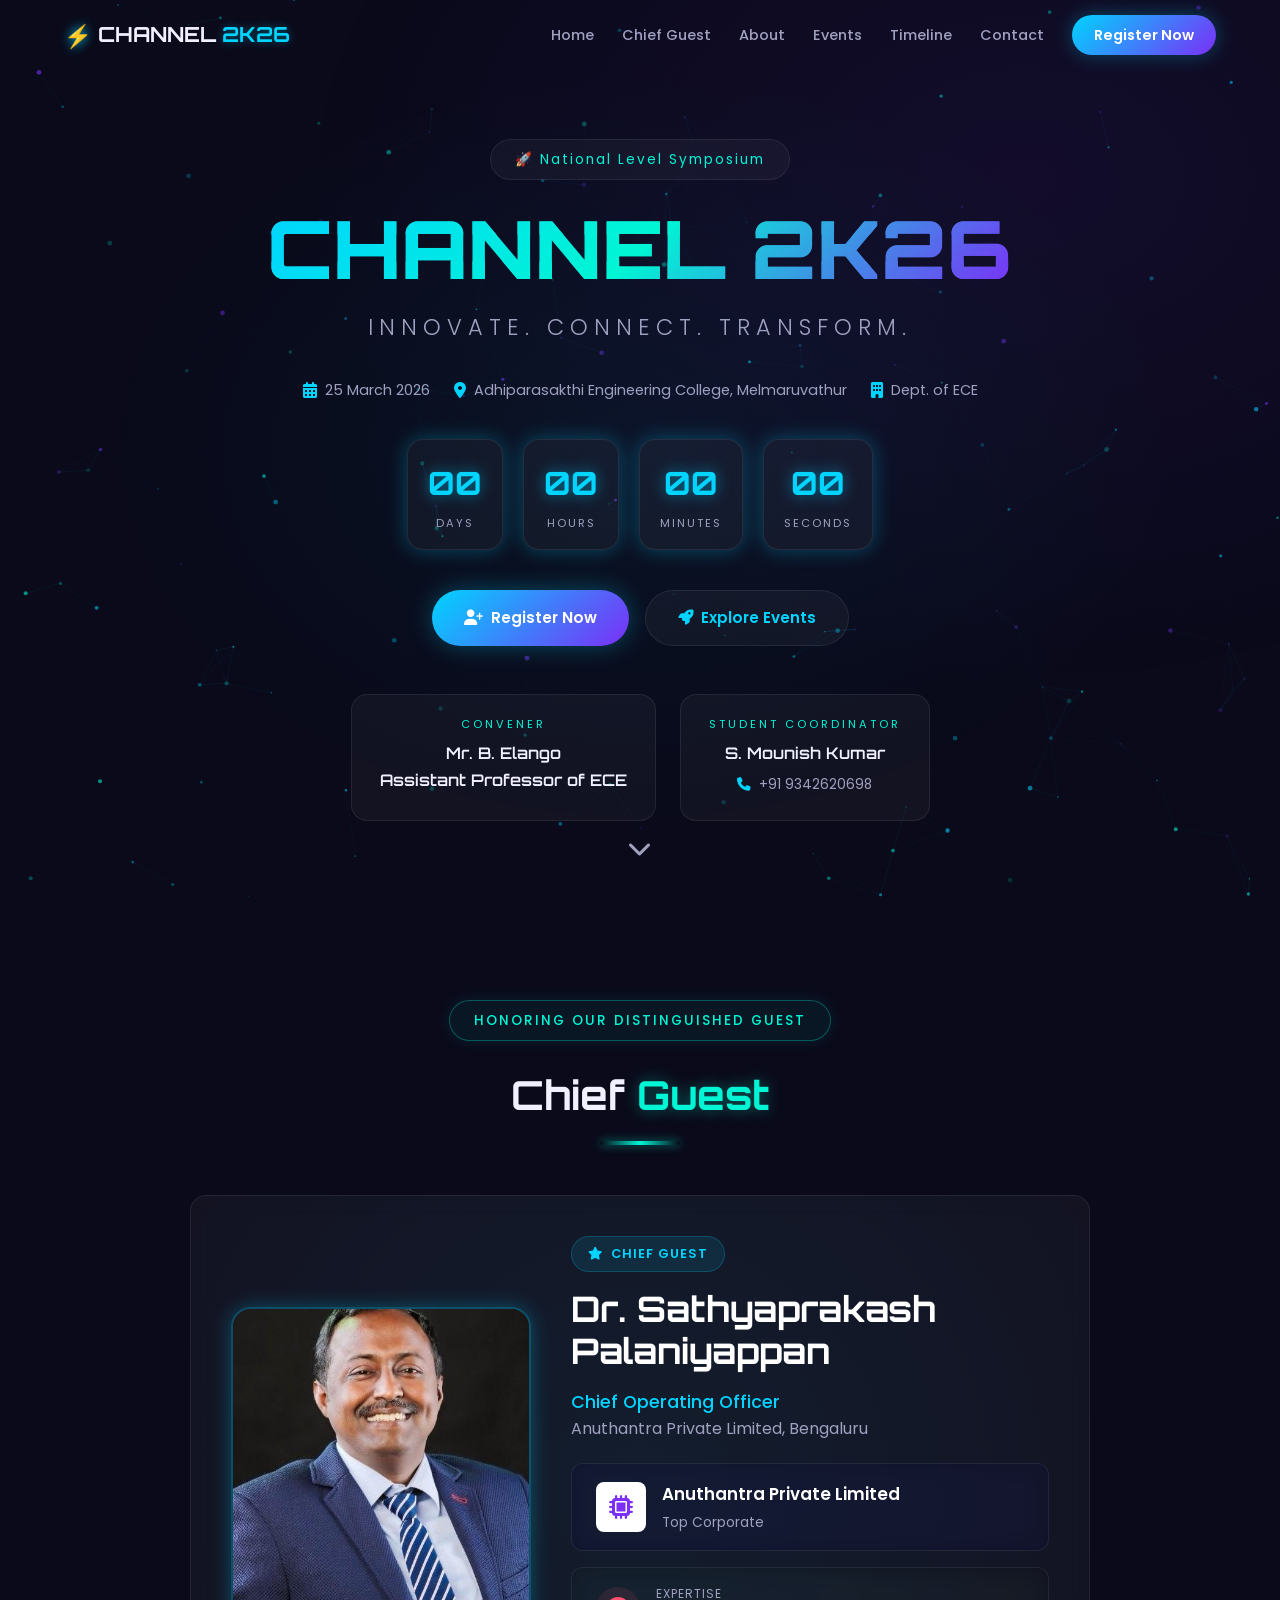
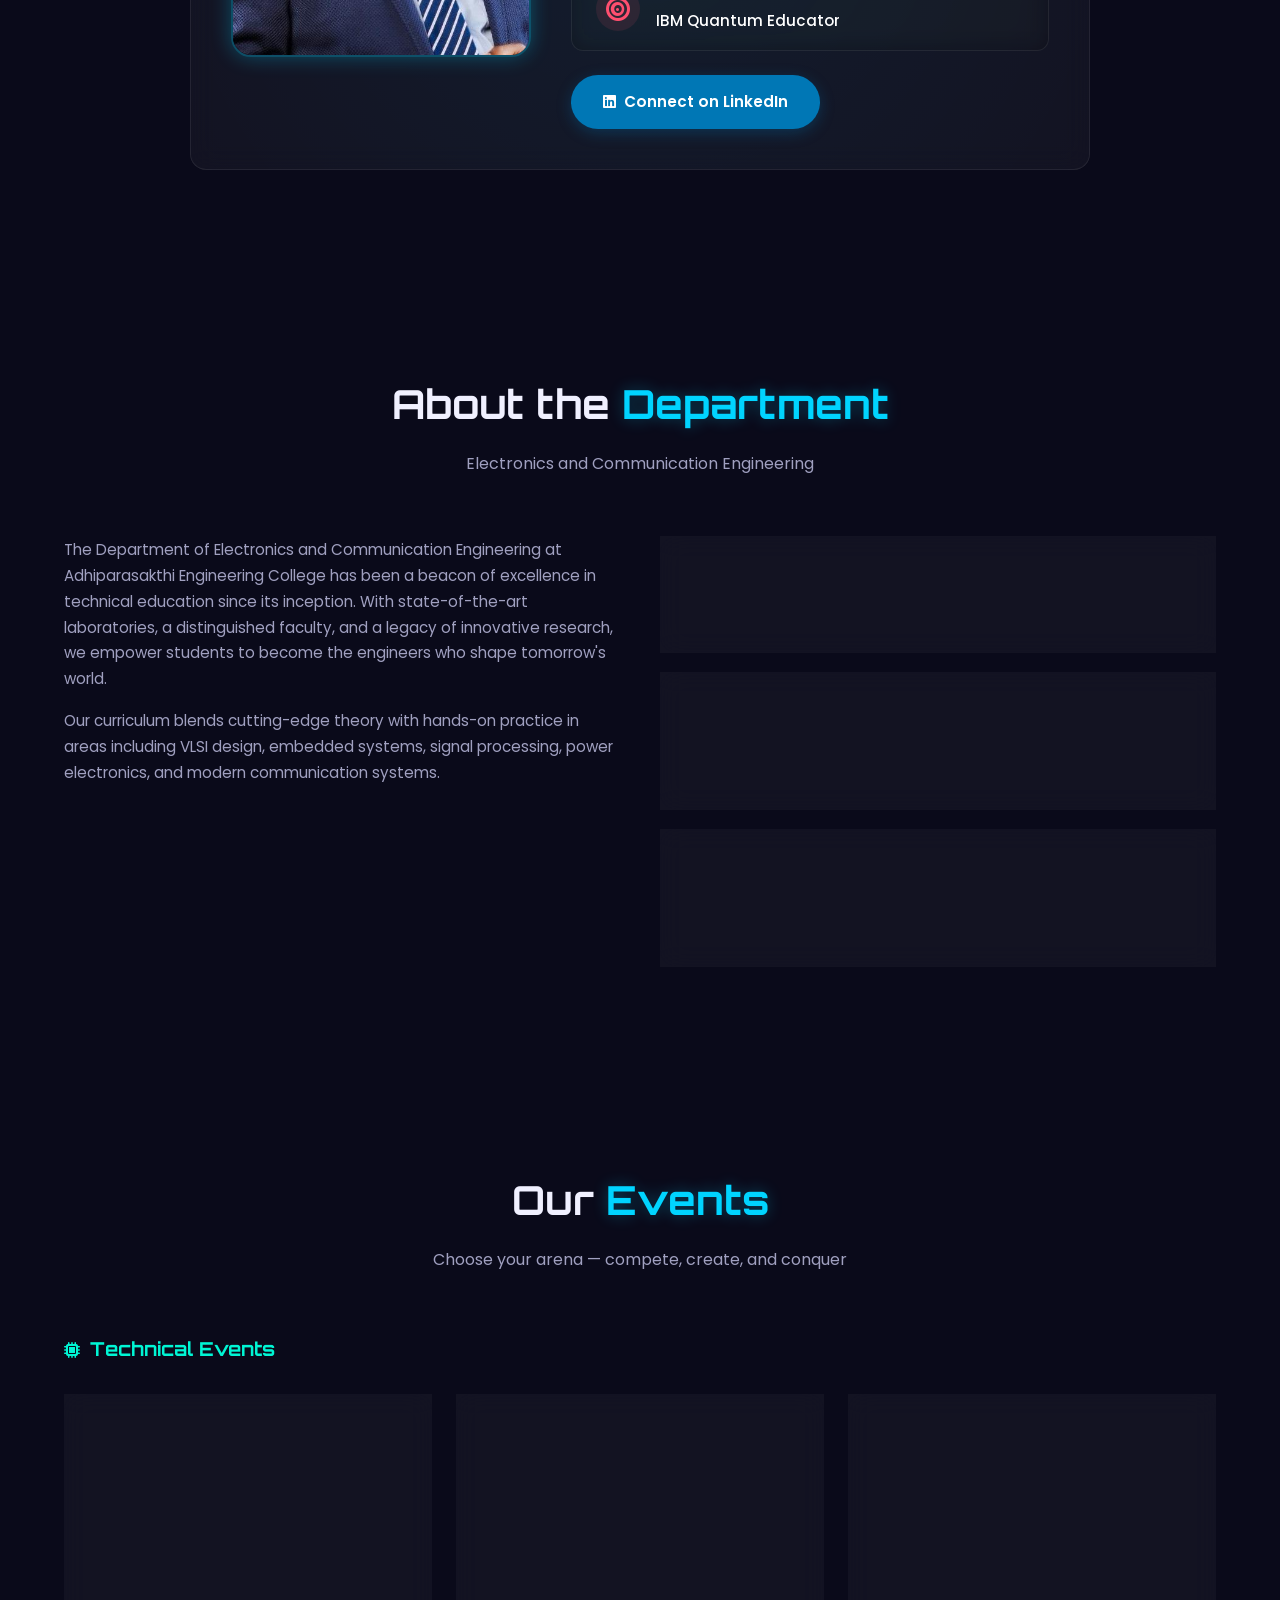
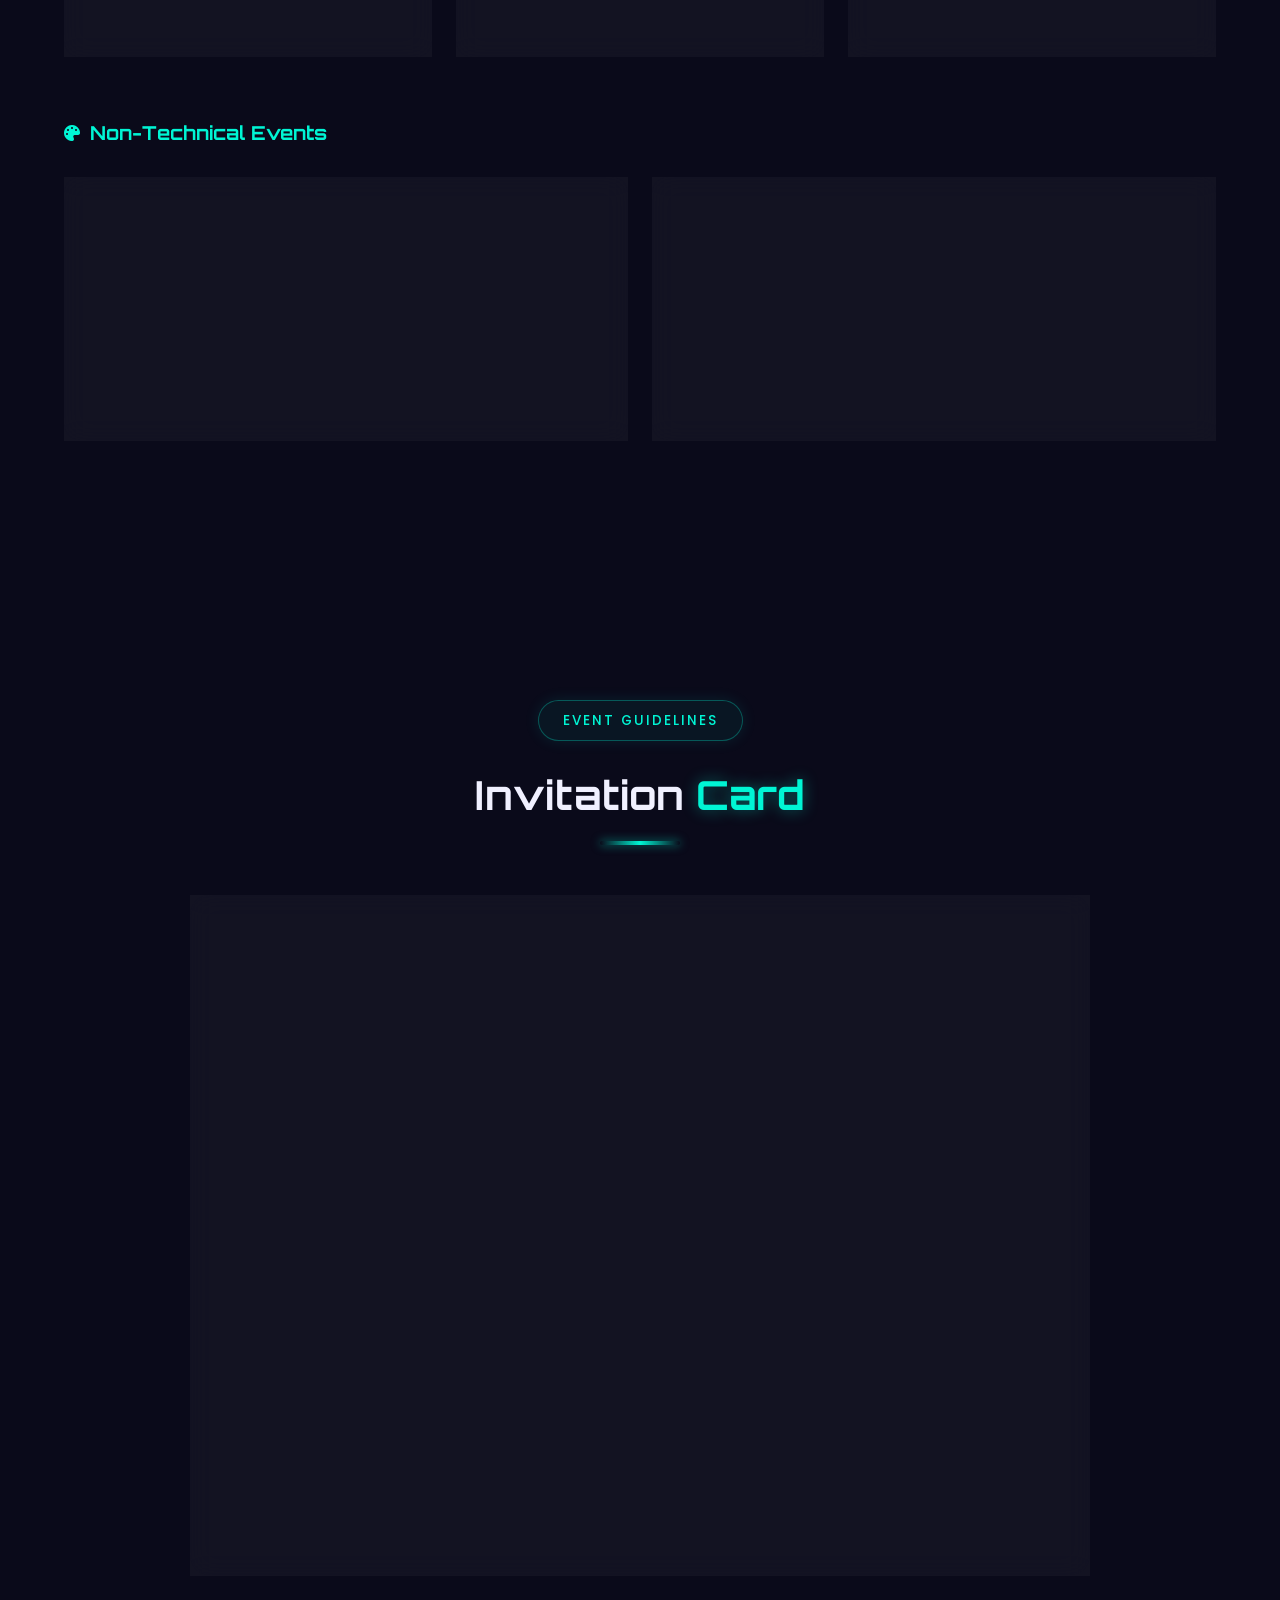
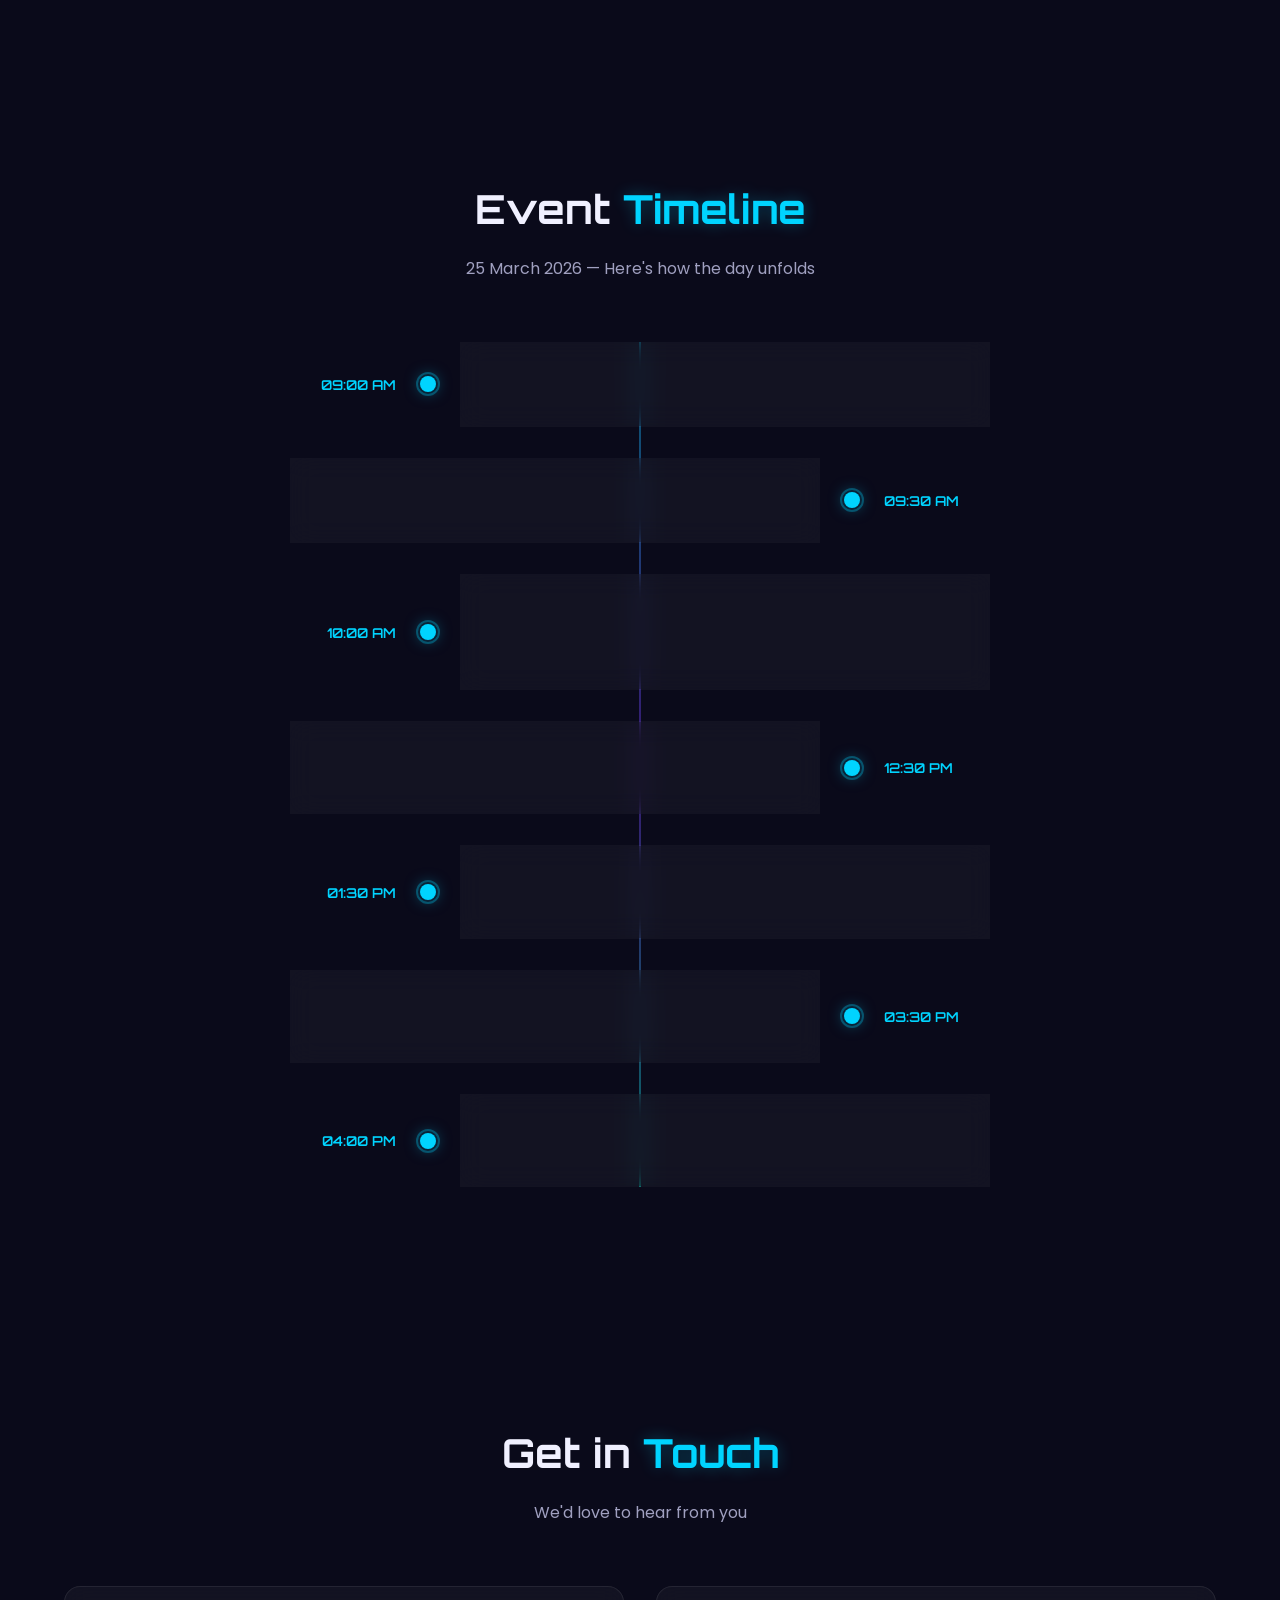
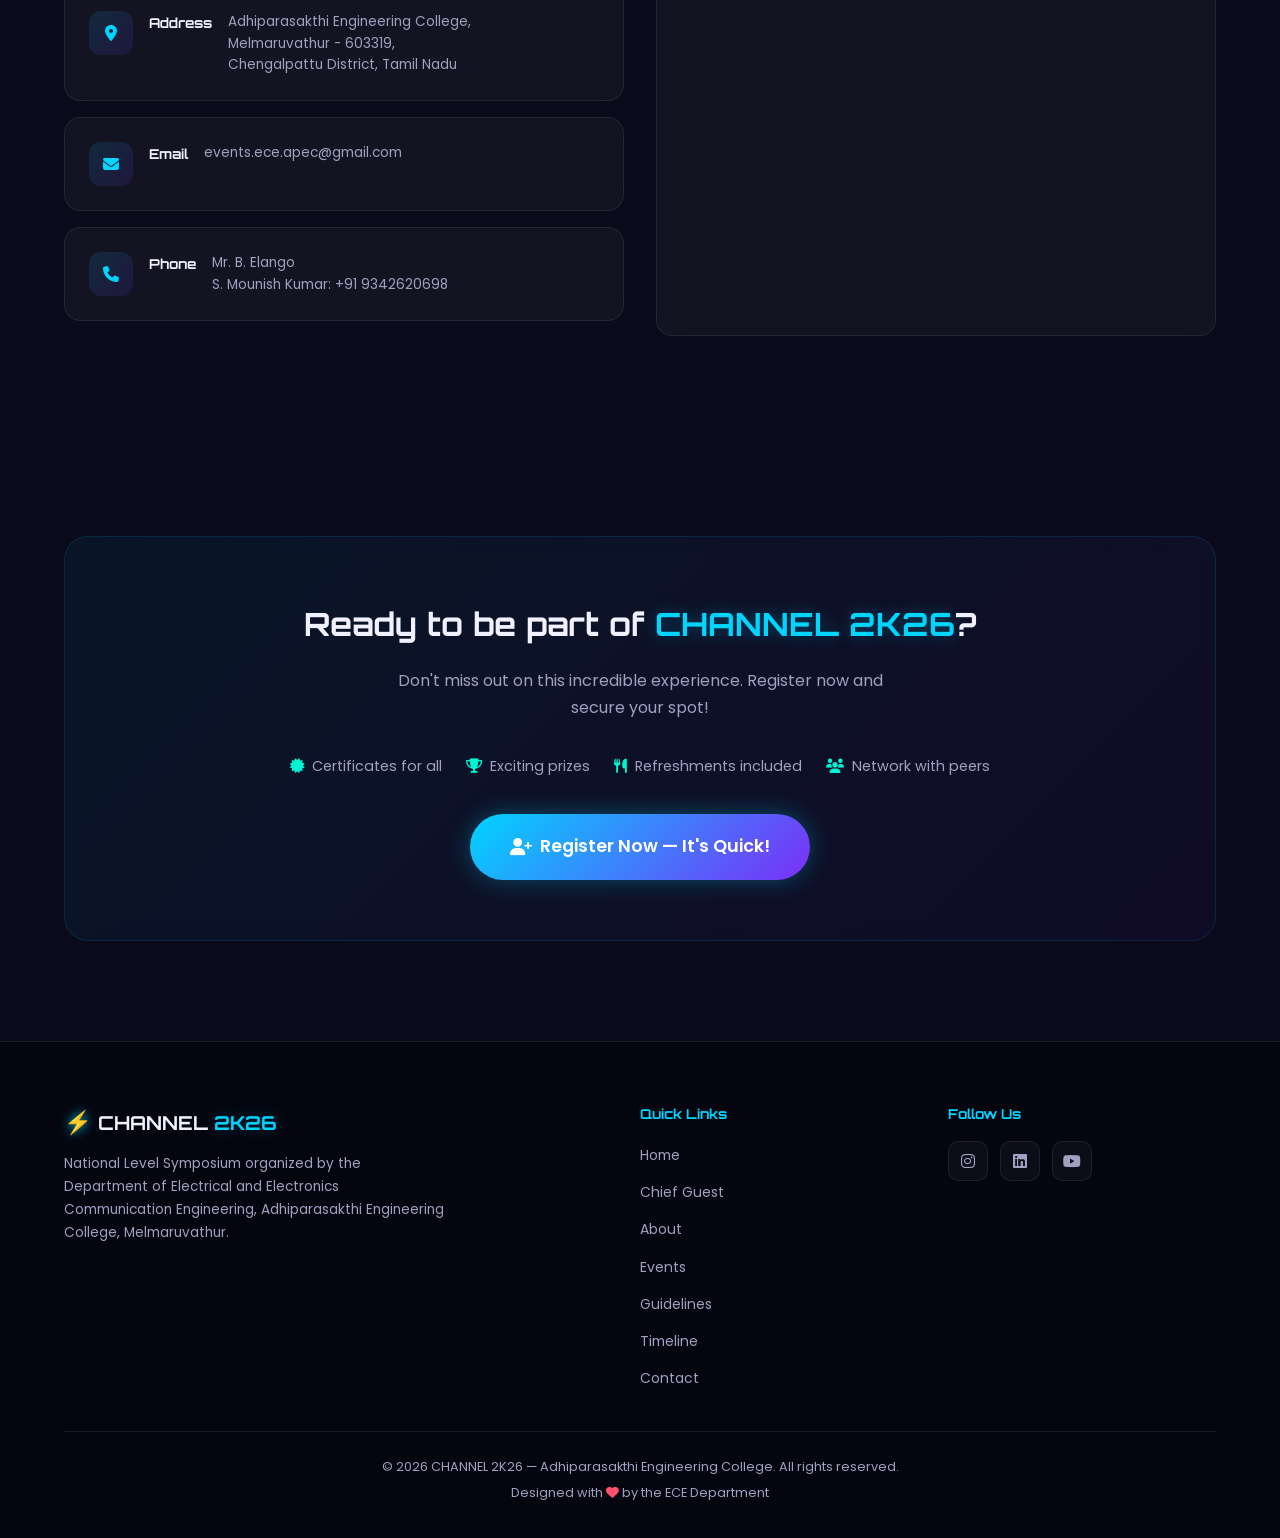
<file: index.html>
<!DOCTYPE html>
<html lang="en">

<head>
  <meta charset="UTF-8">
  <meta name="viewport" content="width=device-width, initial-scale=1.0">
  <title>CHANNEL 2K26 | National Level Symposium</title>
  <link rel="icon" type="image/png" href="favicon.png">
  <meta name="description"
    content="CHANNEL 2K26 - National Level Symposium organized by the Department of Electronics and Communication Engineering, Adhiparasakthi Engineering College, Melmaruvathur. March 25, 2026.">
  <link rel="preconnect" href="https://fonts.googleapis.com">
  <link rel="preconnect" href="https://fonts.gstatic.com" crossorigin>
  <link
    href="https://fonts.googleapis.com/css2?family=Orbitron:wght@400;500;600;700;800;900&family=Poppins:wght@300;400;500;600;700&display=swap"
    rel="stylesheet">
  <link rel="stylesheet" href="https://cdnjs.cloudflare.com/ajax/libs/font-awesome/6.5.1/css/all.min.css">
  <link rel="stylesheet" href="styles.css">
</head>

<body>

  <!-- ========== LOADING SCREEN ========== -->
  <div id="loader">
    <div class="loader-content">
      <div class="loader-ring"></div>
      <div class="loader-ring"></div>
      <div class="loader-ring"></div>
      <h2 class="loader-text">CHANNEL 2K26</h2>
      <p class="loader-sub">Loading Experience...</p>
    </div>
  </div>

  <!-- ========== PARTICLE CANVAS ========== -->
  <canvas id="particles-canvas"></canvas>

  <!-- ========== NAVBAR ========== -->
  <nav id="navbar">
    <div class="nav-container">
      <a href="#home" class="nav-logo">
        <span class="logo-icon">⚡</span> CHANNEL <span class="logo-accent">2K26</span>
      </a>
      <ul class="nav-links" id="navLinks">
        <li><a href="#home">Home</a></li>
        <li><a href="#guest">Chief Guest</a></li>
        <li><a href="#about">About</a></li>
        <li><a href="#events">Events</a></li>
        <li><a href="#timeline">Timeline</a></li>
        <li><a href="#contact">Contact</a></li>
        <li><a href="#register" class="nav-btn">Register Now</a></li>
      </ul>
      <button class="hamburger" id="hamburger" aria-label="Toggle navigation menu">
        <span></span><span></span><span></span>
      </button>
    </div>
  </nav>

  <!-- ========== HERO SECTION ========== -->
  <section id="home" class="hero-section">
    <div class="hero-content">
      <p class="hero-badge">🚀 National Level Symposium</p>
      <h1 class="hero-title glitch" data-text="CHANNEL 2K26">CHANNEL 2K26</h1>
      <p class="hero-tagline">Innovate. Connect. Transform.</p>

      <div class="hero-info">
        <div class="hero-info-item">
          <i class="fas fa-calendar-alt"></i>
          <span>25 March 2026</span>
        </div>
        <div class="hero-info-item">
          <i class="fas fa-map-marker-alt"></i>
          <span>Adhiparasakthi Engineering College, Melmaruvathur</span>
        </div>
        <div class="hero-info-item">
          <i class="fas fa-building"></i>
          <span>Dept. of ECE</span>
        </div>
      </div>

      <!-- Countdown Timer -->
      <div class="countdown" id="countdown">
        <div class="countdown-item">
          <span id="days" class="countdown-value">00</span>
          <span class="countdown-label">Days</span>
        </div>
        <div class="countdown-item">
          <span id="hours" class="countdown-value">00</span>
          <span class="countdown-label">Hours</span>
        </div>
        <div class="countdown-item">
          <span id="minutes" class="countdown-value">00</span>
          <span class="countdown-label">Minutes</span>
        </div>
        <div class="countdown-item">
          <span id="seconds" class="countdown-value">00</span>
          <span class="countdown-label">Seconds</span>
        </div>
      </div>

      <div class="hero-buttons">
        <a href="#register" class="btn btn-primary">
          <i class="fas fa-user-plus"></i> Register Now
        </a>
        <a href="#events" class="btn btn-secondary">
          <i class="fas fa-rocket"></i> Explore Events
        </a>
      </div>

      <!-- Convener & Secretary -->
      <div class="hero-officials">
        <div class="official-card">
          <div class="official-role">Convener</div>
          <div class="official-name">Mr. B. Elango </br> Assistant Professor of ECE </div>
        </div>
        <div class="official-card">
          <div class="official-role">Student Coordinator</div>
          <div class="official-name">S. Mounish Kumar</div>
          <div class="official-phone"><i class="fas fa-phone"></i> +91 9342620698</div>
        </div>
      </div>
    </div>
    <div class="hero-scroll-indicator">
      <i class="fas fa-chevron-down"></i>
    </div>
  </section>

  <!-- ========== CHIEF GUEST ========== -->
  <section id="guest" class="section">
    <div class="container">
      <div class="guest-header" data-reveal>
        <span class="guest-badge">HONORING OUR DISTINGUISHED GUEST</span>
        <h2 class="section-title">Chief <span class="accent guest-accent">Guest</span></h2>
        <div class="title-underline"></div>
      </div>

      <div class="guest-card glass-card" data-reveal>
        <div class="guest-image">
          <img src="chief gust.jpeg" alt="Dr. Sathyaprakash Palaniyappan">
        </div>
        <div class="guest-content">
          <span class="role-badge"><i class="fas fa-star"></i> CHIEF GUEST</span>
          <h3>Dr. Sathyaprakash Palaniyappan</h3>
          <p class="guest-subtitle">
            <span class="highlight">Chief Operating Officer</span><br>
            Anuthantra Private Limited, Bengaluru
          </p>

          <div class="guest-details-box glass-card">
            <div class="company-logo">
               <i class="fas fa-microchip"></i>
            </div>
            <div class="company-info">
              <h4>Anuthantra Private Limited</h4>
              <p>Top Corporate</p>
            </div>
          </div>

          <div class="guest-expertise-box glass-card">
            <div class="expertise-icon">
              <i class="fas fa-bullseye"></i>
            </div>
            <div class="expertise-info">
              <span class="label">EXPERTISE</span>
              <p>IBM Quantum Educator</p>
            </div>
          </div>

          <a href="https://www.linkedin.com/in/dr-sathyaprakash-palaniyappan-44802019?utm_source=share_via&utm_content=profile&utm_medium=member_android" target="_blank" class="btn btn-primary linkedin-btn">
            <i class="fab fa-linkedin"></i> Connect on LinkedIn
          </a>
        </div>
      </div>
    </div>
  </section>

  <!-- ========== ABOUT DEPARTMENT ========== -->
  <section id="about" class="section">
    <div class="container">
      <h2 class="section-title" data-reveal>About the <span class="accent">Department</span></h2>
      <p class="section-subtitle" data-reveal>Electronics and Communication Engineering</p>

      <div class="about-grid">
        <div class="about-text" data-reveal>
          <p>The Department of Electronics and Communication Engineering at Adhiparasakthi Engineering
            College has been a beacon of excellence in technical education since its inception. With state-of-the-art
            laboratories, a distinguished faculty, and a legacy of innovative research, we empower students to become
            the engineers who shape tomorrow's world.</p>
          <p>Our curriculum blends cutting-edge theory with hands-on practice in areas including VLSI design, embedded
            systems, signal processing, power electronics, and modern communication systems.</p>
        </div>
        <div class="about-cards" data-reveal>
          <div class="glass-card about-card">
            <div class="card-icon"><i class="fas fa-eye"></i></div>
            <h3>Our Vision</h3>
            <p>To be a globally recognized center of excellence in Electronics and Communication Engineering,
              fostering innovation, ethical values, and impactful research.</p>
          </div>
          <div class="glass-card about-card">
            <div class="card-icon"><i class="fas fa-bullseye"></i></div>
            <h3>Our Mission</h3>
            <p>To provide quality education, promote entrepreneurial thinking, develop industry-ready graduates, and
              contribute to society through technological advancements.</p>
          </div>
          <div class="glass-card about-card">
            <div class="card-icon"><i class="fas fa-trophy"></i></div>
            <h3>Achievements</h3>
            <p>Our students have consistently excelled in national competitions, published in renowned journals, and
              secured placements in top multinational companies.</p>
          </div>
        </div>
      </div>
    </div>
  </section>


  <!-- ========== EVENTS ========== -->
  <section id="events" class="section">
    <div class="container">
      <h2 class="section-title" data-reveal>Our <span class="accent">Events</span></h2>
      <p class="section-subtitle" data-reveal>Choose your arena — compete, create, and conquer</p>

      <!-- Technical Events -->
      <div class="events-category" data-reveal>
        <h3 class="category-title"><i class="fas fa-microchip"></i> Technical Events</h3>
        <div class="events-grid">
          <div class="glass-card event-card" onclick="openEventModal('paper')" id="event-paper">
            <div class="event-icon"><i class="fas fa-file-alt"></i></div>
            <h4>Paper Presentation</h4>
            <p>Showcase your research and innovative ideas on the grand stage.</p>
            <span class="event-badge">Technical</span>
            <div class="event-card-arrow"><i class="fas fa-arrow-right"></i></div>
          </div>
          <div class="glass-card event-card" onclick="openEventModal('quiz')" id="event-quiz">
            <div class="event-icon"><i class="fas fa-brain"></i></div>
            <h4>Technical Quiz</h4>
            <p>Test your knowledge across electronics, circuits, and emerging tech.</p>
            <span class="event-badge">Technical</span>
            <div class="event-card-arrow"><i class="fas fa-arrow-right"></i></div>
          </div>
          <div class="glass-card event-card" onclick="openEventModal('circuitdebug')" id="event-circuitdebug">
            <div class="event-icon"><i class="fas fa-tools"></i></div>
            <h4>Circuit/Code Debugging</h4>
            <p>Find and fix flaws in complex electronic circuits against the clock.</p>
            <span class="event-badge">Technical</span>
            <div class="event-card-arrow"><i class="fas fa-arrow-right"></i></div>
          </div>
        </div>
      </div>

      <!-- Non-Technical Events -->
      <div class="events-category" data-reveal>
        <h3 class="category-title"><i class="fas fa-palette"></i> Non-Technical Events</h3>
        <div class="events-grid">
          <div class="glass-card event-card" onclick="openEventModal('connections')" id="event-connections">
            <div class="event-icon"><i class="fas fa-puzzle-piece"></i></div>
            <h4>Connections</h4>
            <p>Connect the visual clues to guess the right answer. A perfect test for your lateral thinking!</p>
            <span class="event-badge non-tech">Non-Technical</span>
            <div class="event-card-arrow"><i class="fas fa-arrow-right"></i></div>
          </div>
          <div class="glass-card event-card" onclick="openEventModal('nontechquiz')" id="event-nontechquiz">
            <div class="event-icon"><i class="fas fa-question-circle"></i></div>
            <h4>Non-Technical Quiz</h4>
            <p>A fun-filled quiz testing your general knowledge, movies, sports, and pop culture.</p>
            <span class="event-badge non-tech">Non-Technical</span>
            <div class="event-card-arrow"><i class="fas fa-arrow-right"></i></div>
          </div>
        </div>
      </div>
    </div>
  </section>

  <!-- ========== EVENT MODAL ========== -->
  <div id="eventModal" class="modal-overlay" onclick="closeModalOutside(event)">
    <div class="modal-content glass-card">
      <button class="modal-close" onclick="closeEventModal()" aria-label="Close modal">&times;</button>
      <div class="modal-icon" id="modalIcon"></div>
      <h2 id="modalTitle" class="modal-title"></h2>
      <span id="modalBadge" class="event-badge modal-badge"></span>
      <p id="modalDescription" class="modal-description"></p>
      <div class="modal-details">
        <div class="modal-detail-item">
          <i class="fas fa-map-marker-alt"></i>
          <span><strong>Venue:</strong> APEC Library</span>
        </div>
        <div class="modal-detail-item">
          <i class="fas fa-indian-rupee-sign"></i>
          <span><strong>Registration Fee:</strong> <span id="modalFee"></span></span>
        </div>
      </div>
      <div class="modal-cert">
        <i class="fas fa-certificate"></i> Certificates will be provided to all participants
      </div>
      <a href="paper-rules.html" target="_blank" class="btn btn-secondary modal-rules-btn" id="modalRulesBtn" style="display: none; width: 100%; justify-content: center; margin-bottom: 10px;">
        <i class="fas fa-book-open"></i> Conditions/rules for Paper Presentation
      </a>
      <a href="paper-themes.html" target="_blank" class="btn btn-secondary modal-themes-btn" id="modalThemesBtn" style="display: none; width: 100%; justify-content: center; margin-bottom: 15px;">
        <i class="fas fa-list"></i> Themes
      </a>
      <a href="https://docs.google.com/forms/d/e/1FAIpQLSdzfsX9piEjzStLXYPApE0Ah_ENW8Fodf111CYCQuf_XEUpxQ/viewform?usp=publish-editor" target="_blank" class="btn btn-primary modal-register-btn"
        id="modalRegisterBtn">
        <i class="fas fa-user-plus"></i> Register Now
      </a>
    </div>
  </div>

  <!-- ========== EVENT GUIDELINES & INVITATION ========== -->
  <section id="guidelines" class="section">
    <div class="container">
      <div class="guest-header" data-reveal>
        <span class="guest-badge">EVENT GUIDELINES</span>
        <h2 class="section-title">Invitation <span class="accent guest-accent">Card</span></h2>
        <div class="title-underline"></div>
      </div>

      <div class="invitation-card glass-card" data-reveal>
        <div class="invitation-header">
           <div class="invitation-logo">
             <i class="fas fa-shield-alt"></i>
           </div>
           <div class="invitation-title">Official Invitation Card</div>
           <div class="invitation-date">
             <span class="date-day">25</span>
             <span class="date-month">MAR</span>
             <span class="date-year">2026</span>
           </div>
        </div>
        
        <div class="invitation-body">
          <div class="rules-box dos">
             <h3 class="rules-title dos-title"><i class="fas fa-check-square"></i> Do's</h3>
             <ul class="rules-list">
               <li>Carry valid College ID card</li>
               <li>Arrive 30 mins before events</li>
               <li>Follow dress code (Formal)</li>
               <li>Maintain decorum</li>
               <li>Respect coordinators & judges</li>
             </ul>
          </div>
          <div class="rules-box donts">
             <h3 class="rules-title donts-title"><i class="fas fa-times" style="color: #ff4d4f;"></i> Don'ts</h3>
             <ul class="rules-list">
               <li>No unfair means or plagiarism</li>
               <li>No entry without registration</li>
               <li>No disruption during events</li>
               <li>No arguments with judges</li>
               <li>No damage to property</li>
             </ul>
          </div>
        </div>

        <div class="invitation-footer">
          <div class="invitation-location">
            <i class="fas fa-map-pin" style="color: #ff4f6f;"></i> Adhiparasakthi Engineering College, Melmaruvathur
          </div>
          <a href="invitation.png" download class="invitation-download-btn">
             <i class="fas fa-book-open"></i> Download Invitation <span class="format-badge">PNG</span>
          </a>
        </div>
      </div>
    </div>
  </section>

  <!-- ========== TIMELINE ========== -->
  <section id="timeline" class="section">
    <div class="container">
      <h2 class="section-title" data-reveal>Event <span class="accent">Timeline</span></h2>
      <p class="section-subtitle" data-reveal>25 March 2026 — Here's how the day unfolds</p>

      <div class="timeline">
        <div class="timeline-item" data-reveal>
          <div class="timeline-time">09:00 AM</div>
          <div class="timeline-dot"></div>
          <div class="glass-card timeline-card">
            <div class="timeline-icon"><i class="fas fa-clipboard-check"></i></div>
            <h4>Registration</h4>
            <p>Check-in, collect your event kit, and get ready for an incredible day.</p>
          </div>
        </div>
        <div class="timeline-item" data-reveal>
          <div class="timeline-time">09:30 AM</div>
          <div class="timeline-dot"></div>
          <div class="glass-card timeline-card">
            <div class="timeline-icon"><i class="fas fa-flag"></i></div>
            <h4>Inauguration</h4>
            <p>Grand opening ceremony with the chief guest and faculty address.</p>
          </div>
        </div>
        <div class="timeline-item" data-reveal>
          <div class="timeline-time">10:00 AM</div>
          <div class="timeline-dot"></div>
          <div class="glass-card timeline-card">
            <div class="timeline-icon"><i class="fas fa-laptop-code"></i></div>
            <h4>Technical Events Begin</h4>
            <p>Paper Presentation, Technical Quiz, and Circuit/Code Debugging kick off simultaneously.</p>
          </div>
        </div>
        <div class="timeline-item" data-reveal>
          <div class="timeline-time">12:30 PM</div>
          <div class="timeline-dot"></div>
          <div class="glass-card timeline-card">
            <div class="timeline-icon"><i class="fas fa-utensils"></i></div>
            <h4>Lunch Break</h4>
            <p>Refuel with delicious meals and network with fellow participants.</p>
          </div>
        </div>
        <div class="timeline-item" data-reveal>
          <div class="timeline-time">01:30 PM</div>
          <div class="timeline-dot"></div>
          <div class="glass-card timeline-card">
            <div class="timeline-icon"><i class="fas fa-gamepad"></i></div>
            <h4>Non-Technical Events</h4>
            <p>Connections and Non-Technical Quiz competitions begin.</p>
          </div>
        </div>
        <div class="timeline-item" data-reveal>
          <div class="timeline-time">03:30 PM</div>
          <div class="timeline-dot"></div>
          <div class="glass-card timeline-card">
            <div class="timeline-icon"><i class="fas fa-award"></i></div>
            <h4>Valedictory Ceremony</h4>
            <p>Winners announced, prize distribution, and closing remarks.</p>
          </div>
        </div>
        <div class="timeline-item" data-reveal>
          <div class="timeline-time">04:00 PM</div>
          <div class="timeline-dot"></div>
          <div class="glass-card timeline-card">
            <div class="timeline-icon"><i class="fas fa-hand-peace"></i></div>
            <h4>Event Ends</h4>
            <p>Thank you for being part of CHANNEL 2K26! See you next year.</p>
          </div>
        </div>
      </div>
    </div>
  </section>


  <!-- ========== CONTACT ========== -->
  <section id="contact" class="section">
    <div class="container">
      <h2 class="section-title" data-reveal>Get in <span class="accent">Touch</span></h2>
      <p class="section-subtitle" data-reveal>We'd love to hear from you</p>

      <div class="contact-grid" data-reveal>
        <div class="contact-info">
          <div class="glass-card contact-card">
            <div class="contact-icon"><i class="fas fa-map-marker-alt"></i></div>
            <h4>Address</h4>
            <p>Adhiparasakthi Engineering College,<br>Melmaruvathur - 603319,<br>Chengalpattu District, Tamil Nadu</p>
          </div>
          <div class="glass-card contact-card">
            <div class="contact-icon"><i class="fas fa-envelope"></i></div>
            <h4>Email</h4>
            <p>events.ece.apec@gmail.com</p>
          </div>
          <div class="glass-card contact-card">
            <div class="contact-icon"><i class="fas fa-phone"></i></div>
            <h4>Phone</h4>
            <p>Mr. B. Elango<br>S. Mounish Kumar: +91 9342620698</p>
          </div>
        </div>
        <div class="contact-map glass-card">
          <iframe
            src="https://maps.google.com/maps?q=12.436921,79.821985&t=&z=15&ie=UTF8&iwloc=&output=embed"
            width="100%" height="100%" style="border:0; border-radius: 16px;" allowfullscreen="" loading="lazy"
            referrerpolicy="no-referrer-when-downgrade" title="Adhiparasakthi Engineering College Location">
          </iframe>
        </div>
      </div>
    </div>
  </section>

  <!-- ========== REGISTER CTA ========== -->
  <section id="register" class="section register-section">
    <div class="container">
      <div class="register-cta" data-reveal>
        <h2>Ready to be part of <span class="accent">CHANNEL 2K26</span>?</h2>
        <p>Don't miss out on this incredible experience. Register now and secure your spot!</p>
        <div class="register-features">
          <div class="register-feature"><i class="fas fa-certificate"></i> Certificates for all</div>
          <div class="register-feature"><i class="fas fa-trophy"></i> Exciting prizes</div>
          <div class="register-feature"><i class="fas fa-utensils"></i> Refreshments included</div>
          <div class="register-feature"><i class="fas fa-users"></i> Network with peers</div>
        </div>
        <a href="https://docs.google.com/forms/d/e/1FAIpQLSdzfsX9piEjzStLXYPApE0Ah_ENW8Fodf111CYCQuf_XEUpxQ/viewform?usp=publish-editor" target="_blank" class="btn btn-primary btn-large">
          <i class="fas fa-user-plus"></i> Register Now — It's Quick!
        </a>
      </div>
    </div>
  </section>

  <!-- ========== FOOTER ========== -->
  <footer id="footer">
    <div class="container">
      <div class="footer-grid">
        <div class="footer-brand">
          <h3><span class="logo-icon">⚡</span> CHANNEL <span class="accent">2K26</span></h3>
          <p>National Level Symposium organized by the Department of Electrical and Electronics Communication
            Engineering, Adhiparasakthi Engineering College, Melmaruvathur.</p>
        </div>
        <div class="footer-links">
          <h4>Quick Links</h4>
          <ul>
            <li><a href="#home">Home</a></li>
            <li><a href="#guest">Chief Guest</a></li>
            <li><a href="#about">About</a></li>
            <li><a href="#events">Events</a></li>
            <li><a href="#guidelines">Guidelines</a></li>
            <li><a href="#timeline">Timeline</a></li>
            <li><a href="#contact">Contact</a></li>
          </ul>
        </div>
        <div class="footer-social">
          <h4>Follow Us</h4>
          <div class="social-icons">
            <a href="https://instagram.com/apec1984" target="_blank" aria-label="Instagram"><i class="fab fa-instagram"></i></a>
            <a href="https://www.linkedin.com/school/adhiparasakthi-engineering-college/" target="_blank" aria-label="LinkedIn"><i class="fab fa-linkedin"></i></a>
            <a href="https://youtube.com/@apec1984?si=1TilGqjEQjwXaAqD" target="_blank" aria-label="YouTube"><i class="fab fa-youtube"></i></a>
          </div>
        </div>
      </div>
      <div class="footer-bottom">
        <p>&copy; 2026 CHANNEL 2K26 — Adhiparasakthi Engineering College. All rights reserved.</p>
        <p>Designed with <i class="fas fa-heart" style="color: #ff4f6f;"></i> by the ECE Department</p>
      </div>
    </div>
  </footer>

  <script src="script.js"></script>
</body>

</html>
</file>
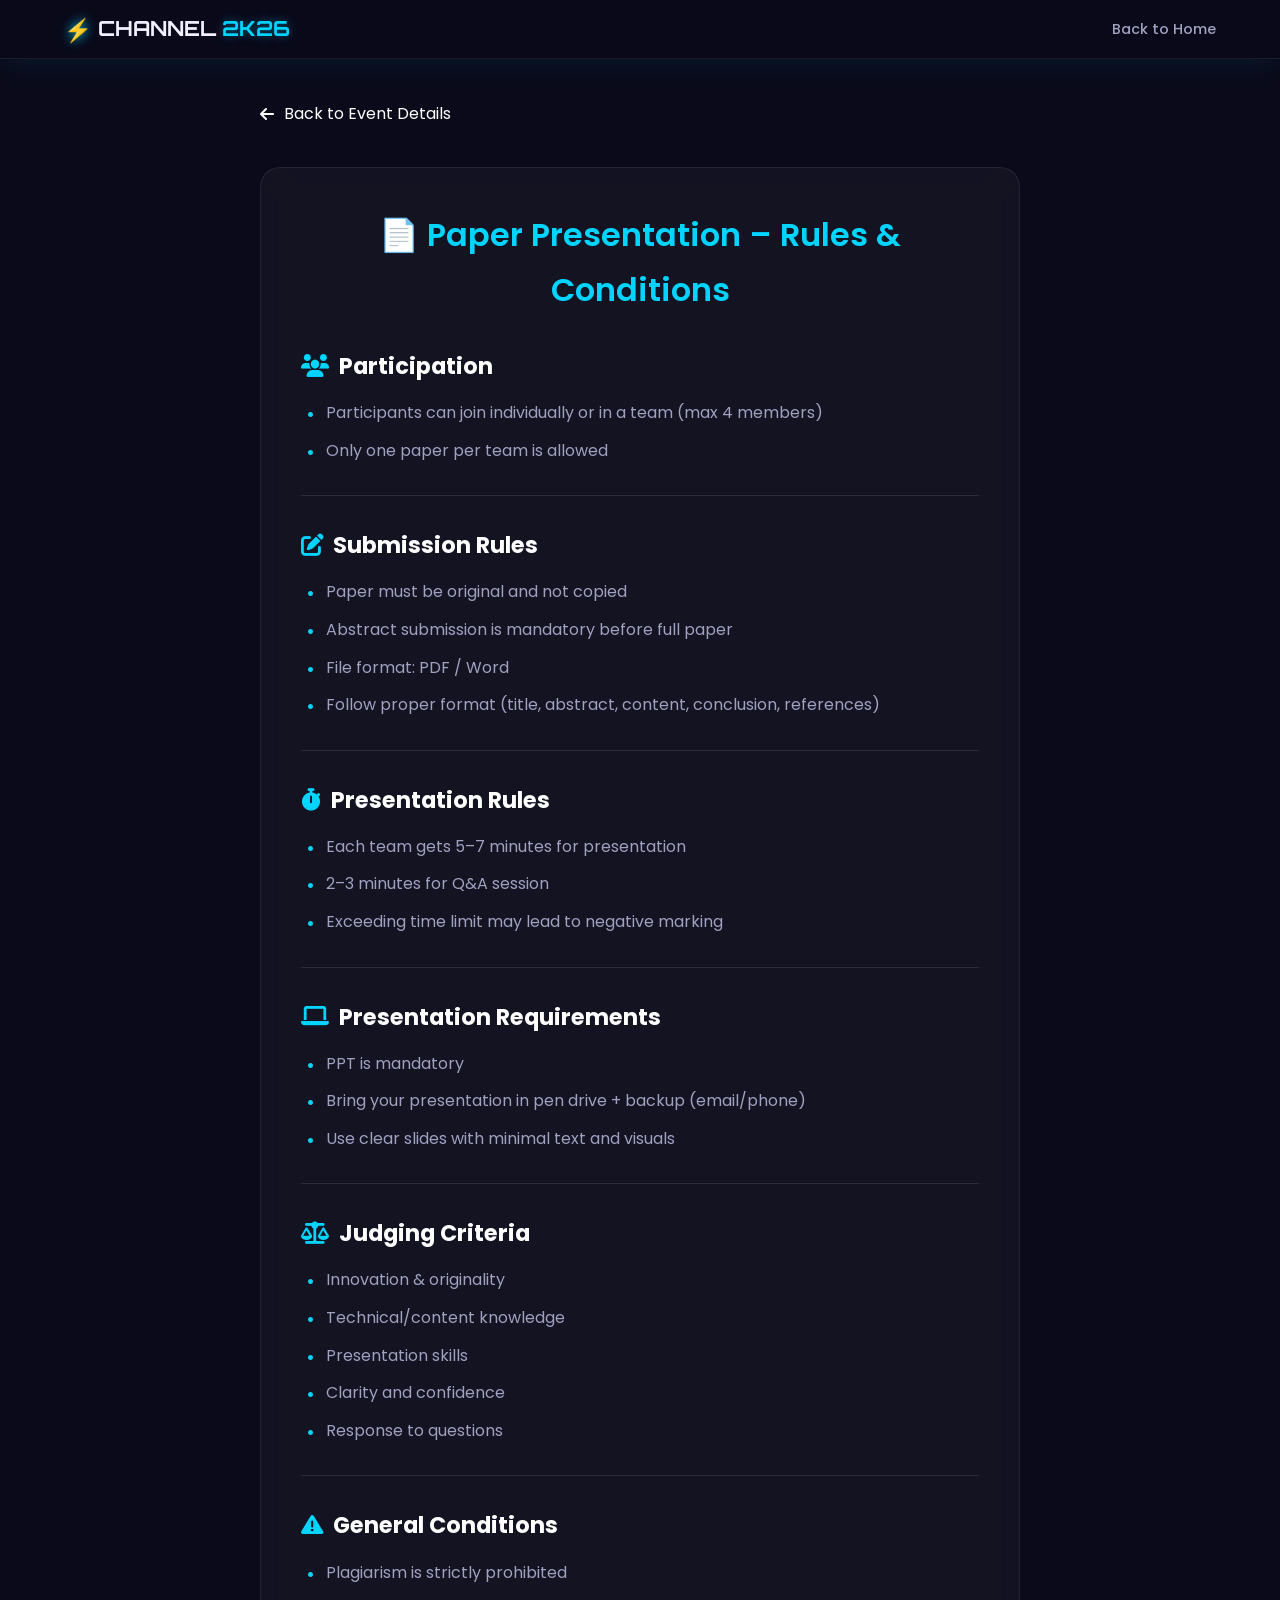
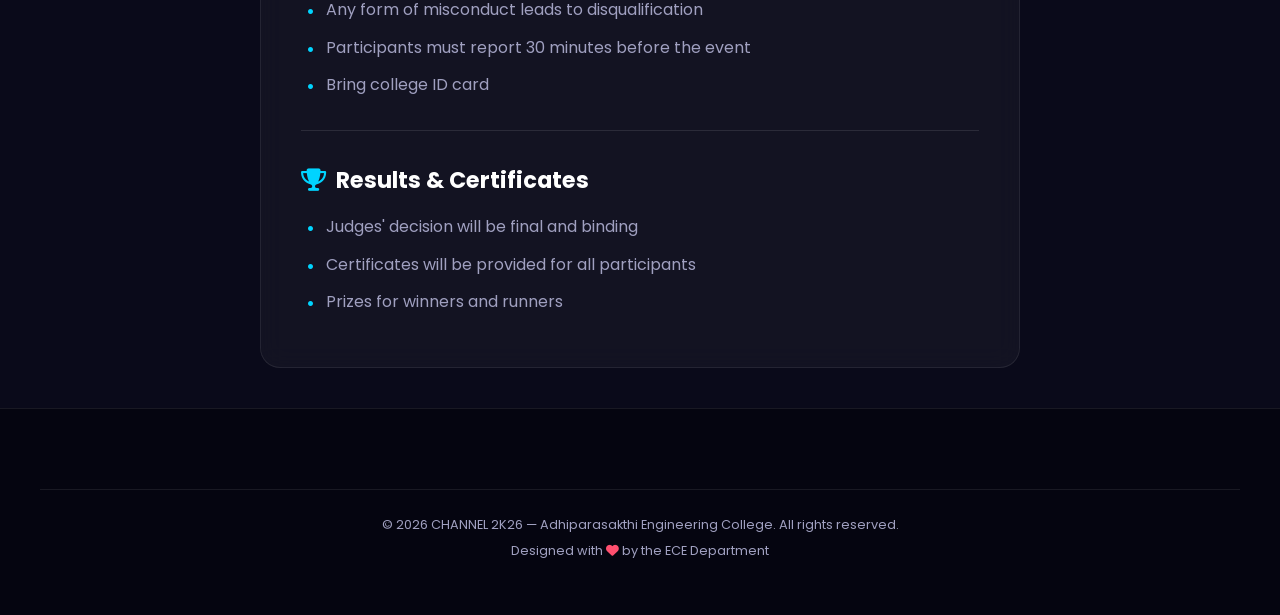
<file: paper-rules.html>
<!DOCTYPE html>
<html lang="en">
<head>
  <meta charset="UTF-8">
  <meta name="viewport" content="width=device-width, initial-scale=1.0">
  <title>Paper Presentation - Rules | CHANNEL 2K26</title>
  <link rel="icon" type="image/png" href="favicon.png">
  <link rel="preconnect" href="https://fonts.googleapis.com">
  <link rel="preconnect" href="https://fonts.gstatic.com" crossorigin>
  <link href="https://fonts.googleapis.com/css2?family=Orbitron:wght@400;500;600;700;800&family=Poppins:wght@300;400;500;600;700&display=swap" rel="stylesheet">
  <link rel="stylesheet" href="https://cdnjs.cloudflare.com/ajax/libs/font-awesome/6.5.1/css/all.min.css">
  <link rel="stylesheet" href="styles.css">
  <style>
    body {
      padding-top: 100px;
      min-height: 100vh;
      display: flex;
      flex-direction: column;
    }
    .rules-container {
      max-width: 800px;
      margin: 0 auto 40px;
      padding: 0 20px;
      flex: 1;
    }
    .rules-card {
      padding: 40px;
      border-radius: 20px;
      margin-top: 20px;
    }
    .rules-title {
      font-family: var(--font-orbitron);
      color: var(--accent);
      text-align: center;
      margin-bottom: 30px;
      font-size: 2rem;
    }
    .rule-section {
      margin-bottom: 30px;
      padding-bottom: 20px;
      border-bottom: 1px solid rgba(255, 255, 255, 0.1);
    }
    .rule-section:last-child {
      border-bottom: none;
      margin-bottom: 0;
      padding-bottom: 0;
    }
    .rule-section h3 {
      font-family: var(--font-orbitron);
      color: #fff;
      font-size: 1.4rem;
      margin-bottom: 15px;
      display: flex;
      align-items: center;
      gap: 10px;
    }
    .rule-section h3 i {
      color: var(--accent);
    }
    .rule-list {
      list-style-type: none;
    }
    .rule-list li {
      position: relative;
      padding-left: 25px;
      margin-bottom: 12px;
      color: var(--text-secondary);
      line-height: 1.6;
    }
    .rule-list li::before {
      content: '•';
      color: var(--accent);
      position: absolute;
      left: 5px;
      top: 0;
      font-size: 1.2rem;
    }
    .back-btn {
      display: inline-flex;
      align-items: center;
      gap: 10px;
      color: #fff;
      text-decoration: none;
      font-family: var(--font-orbitron);
      margin-bottom: 20px;
      transition: color 0.3s;
    }
    .back-btn:hover {
      color: var(--accent);
    }
    @media (max-width: 768px) {
      .rules-card {
        padding: 25px;
      }
      .rules-title {
        font-size: 1.5rem;
      }
      .rule-section h3 {
        font-size: 1.2rem;
      }
    }
  </style>
</head>
<body>

  <!-- ========== NAVBAR ========== -->
  <nav id="navbar" class="scrolled">
    <div class="nav-container">
      <a href="index.html" class="nav-logo">
        <span class="logo-icon">⚡</span> CHANNEL <span class="logo-accent">2K26</span>
      </a>
      <ul class="nav-links">
        <li><a href="index.html">Back to Home</a></li>
      </ul>
    </div>
  </nav>

  <!-- ========== RULES CONTENT ========== -->
  <div class="rules-container slide-up">
    <a href="index.html" class="back-btn"><i class="fas fa-arrow-left"></i> Back to Event Details</a>
    
    <div class="glass-card rules-card">
      <h1 class="rules-title">📄 Paper Presentation – Rules & Conditions</h1>
      
      <div class="rule-section">
        <h3><i class="fas fa-users"></i> Participation</h3>
        <ul class="rule-list">
          <li>Participants can join individually or in a team (max 4 members)</li>
          <li>Only one paper per team is allowed</li>
        </ul>
      </div>

      <div class="rule-section">
        <h3><i class="fas fa-edit"></i> Submission Rules</h3>
        <ul class="rule-list">
          <li>Paper must be original and not copied</li>
          <li>Abstract submission is mandatory before full paper</li>
          <li>File format: PDF / Word</li>
          <li>Follow proper format (title, abstract, content, conclusion, references)</li>
        </ul>
      </div>

      <div class="rule-section">
        <h3><i class="fas fa-stopwatch"></i> Presentation Rules</h3>
        <ul class="rule-list">
          <li>Each team gets 5–7 minutes for presentation</li>
          <li>2–3 minutes for Q&A session</li>
          <li>Exceeding time limit may lead to negative marking</li>
        </ul>
      </div>

      <div class="rule-section">
        <h3><i class="fas fa-laptop"></i> Presentation Requirements</h3>
        <ul class="rule-list">
          <li>PPT is mandatory</li>
          <li>Bring your presentation in pen drive + backup (email/phone)</li>
          <li>Use clear slides with minimal text and visuals</li>
        </ul>
      </div>

      <div class="rule-section">
        <h3><i class="fas fa-balance-scale"></i> Judging Criteria</h3>
        <ul class="rule-list">
          <li>Innovation & originality</li>
          <li>Technical/content knowledge</li>
          <li>Presentation skills</li>
          <li>Clarity and confidence</li>
          <li>Response to questions</li>
        </ul>
      </div>

      <div class="rule-section">
        <h3><i class="fas fa-exclamation-triangle"></i> General Conditions</h3>
        <ul class="rule-list">
          <li>Plagiarism is strictly prohibited</li>
          <li>Any form of misconduct leads to disqualification</li>
          <li>Participants must report 30 minutes before the event</li>
          <li>Bring college ID card</li>
        </ul>
      </div>

      <div class="rule-section">
        <h3><i class="fas fa-trophy"></i> Results & Certificates</h3>
        <ul class="rule-list">
          <li>Judges' decision will be final and binding</li>
          <li>Certificates will be provided for all participants</li>
          <li>Prizes for winners and runners</li>
        </ul>
      </div>

    </div>
  </div>

  <!-- ========== FOOTER ========== -->
  <footer id="footer">
    <div class="container" style="text-align: center; padding: 20px 0;">
      <div class="footer-bottom">
        <p>&copy; 2026 CHANNEL 2K26 — Adhiparasakthi Engineering College. All rights reserved.</p>
        <p>Designed with <i class="fas fa-heart" style="color: #ff4f6f;"></i> by the ECE Department</p>
      </div>
    </div>
  </footer>

</body>
</html>
</file>
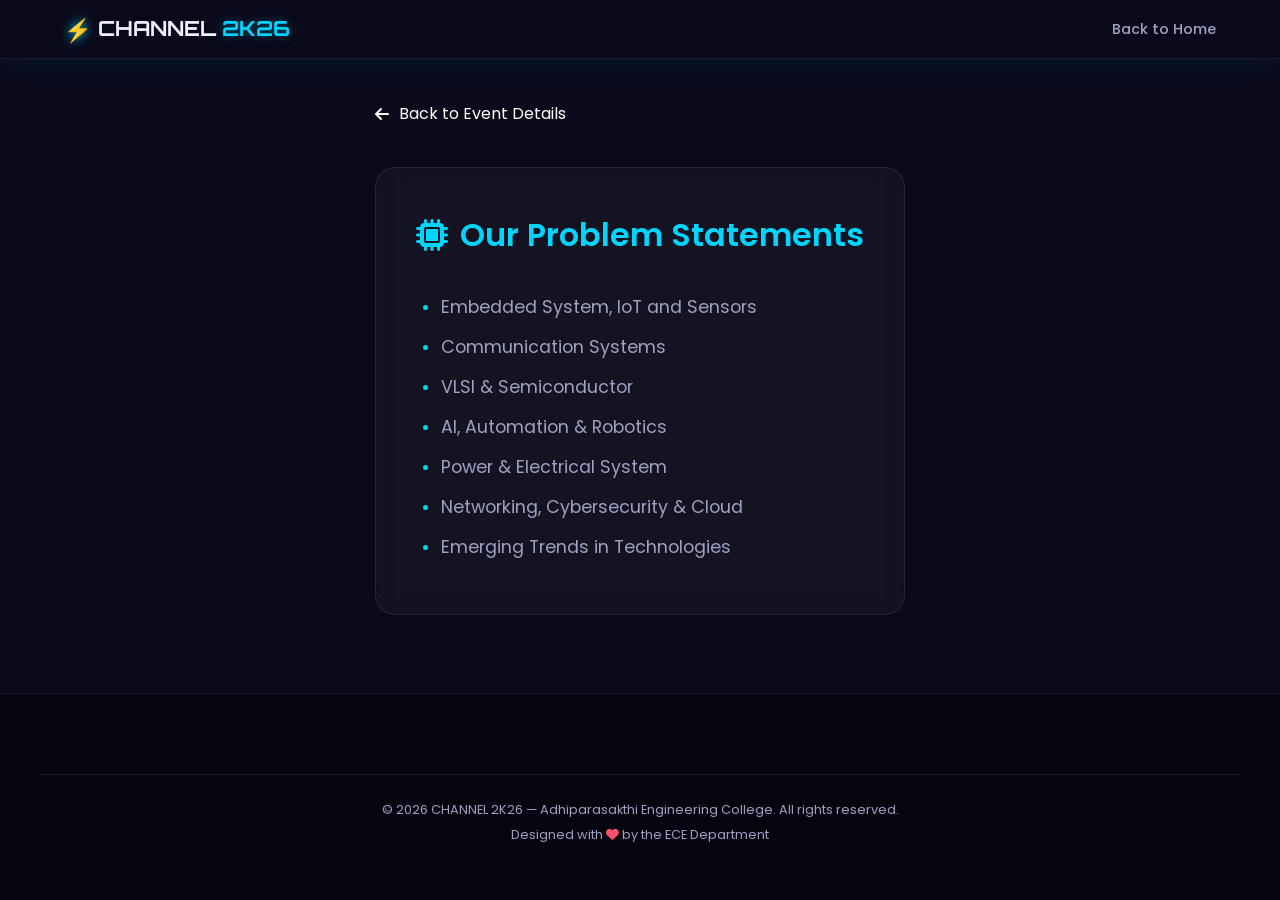
<file: paper-statements.html>
<!DOCTYPE html>
<html lang="en">
<head>
  <meta charset="UTF-8">
  <meta name="viewport" content="width=device-width, initial-scale=1.0">
  <title>Paper Presentation - Problem Statements | CHANNEL 2K26</title>
  <link rel="icon" type="image/png" href="favicon.png">
  <link rel="preconnect" href="https://fonts.googleapis.com">
  <link rel="preconnect" href="https://fonts.gstatic.com" crossorigin>
  <link href="https://fonts.googleapis.com/css2?family=Orbitron:wght@400;500;600;700;800&family=Poppins:wght@300;400;500;600;700&display=swap" rel="stylesheet">
  <link rel="stylesheet" href="https://cdnjs.cloudflare.com/ajax/libs/font-awesome/6.5.1/css/all.min.css">
  <link rel="stylesheet" href="styles.css">
  <style>
    body {
      padding-top: 100px;
      min-height: 100vh;
      display: flex;
      flex-direction: column;
    }
    .rules-container {
      max-width: 800px;
      margin: 0 auto 40px;
      padding: 0 20px;
      flex: 1;
    }
    .rules-card {
      padding: 40px;
      border-radius: 20px;
      margin-top: 20px;
    }
    .rules-title {
      font-family: var(--font-orbitron);
      color: var(--accent);
      text-align: center;
      margin-bottom: 30px;
      font-size: 2rem;
    }
    .rule-section {
      margin-bottom: 30px;
      padding-bottom: 20px;
    }
    .rule-section:last-child {
      margin-bottom: 0;
      padding-bottom: 0;
    }
    .rule-list {
      list-style-type: none;
    }
    .rule-list li {
      position: relative;
      padding-left: 25px;
      margin-bottom: 12px;
      color: var(--text-secondary);
      line-height: 1.6;
      font-size: 1.1rem;
    }
    .rule-list li::before {
      content: '•';
      color: var(--accent);
      position: absolute;
      left: 5px;
      top: 0;
      font-size: 1.2rem;
    }
    .back-btn {
      display: inline-flex;
      align-items: center;
      gap: 10px;
      color: #fff;
      text-decoration: none;
      font-family: var(--font-orbitron);
      margin-bottom: 20px;
      transition: color 0.3s;
    }
    .back-btn:hover {
      color: var(--accent);
    }
    @media (max-width: 768px) {
      .rules-card {
        padding: 25px;
      }
      .rules-title {
        font-size: 1.5rem;
      }
    }
  </style>
</head>
<body>

  <!-- ========== NAVBAR ========== -->
  <nav id="navbar" class="scrolled">
    <div class="nav-container">
      <a href="index.html" class="nav-logo">
        <span class="logo-icon">⚡</span> CHANNEL <span class="logo-accent">2K26</span>
      </a>
      <ul class="nav-links">
        <li><a href="index.html">Back to Home</a></li>
      </ul>
    </div>
  </nav>

  <!-- ========== PROBLEM STATEMENTS CONTENT ========== -->
  <div class="rules-container slide-up">
    <a href="index.html" class="back-btn"><i class="fas fa-arrow-left"></i> Back to Event Details</a>
    
    <div class="glass-card rules-card">
      <h1 class="rules-title"><i class="fas fa-microchip"></i> Our Problem Statements</h1>
      
      <div class="rule-section">
        <ul class="rule-list">
          <li>Embedded System, IoT and Sensors</li>
          <li>Communication Systems</li>
          <li>VLSI & Semiconductor</li>
          <li>AI, Automation & Robotics</li>
          <li>Power & Electrical System</li>
          <li>Networking, Cybersecurity & Cloud</li>
          <li>Emerging Trends in Technologies</li>
        </ul>
      </div>

    </div>
  </div>

  <!-- ========== FOOTER ========== -->
  <footer id="footer">
    <div class="container" style="text-align: center; padding: 20px 0;">
      <div class="footer-bottom">
        <p>&copy; 2026 CHANNEL 2K26 — Adhiparasakthi Engineering College. All rights reserved.</p>
        <p>Designed with <i class="fas fa-heart" style="color: #ff4f6f;"></i> by the ECE Department</p>
      </div>
    </div>
  </footer>

</body>
</html>
</file>
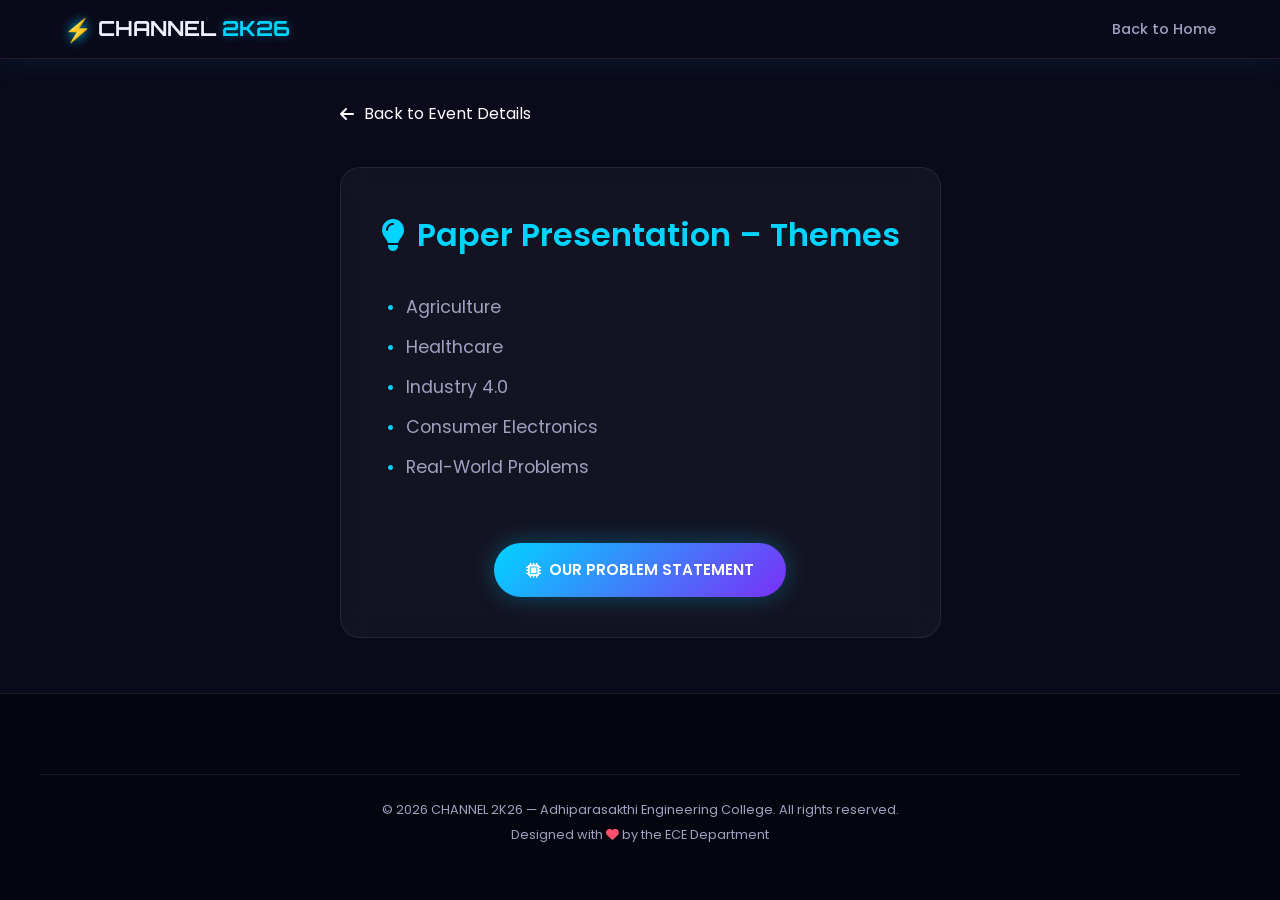
<file: paper-themes.html>
<!DOCTYPE html>
<html lang="en">
<head>
  <meta charset="UTF-8">
  <meta name="viewport" content="width=device-width, initial-scale=1.0">
  <title>Paper Presentation - Themes | CHANNEL 2K26</title>
  <link rel="icon" type="image/png" href="favicon.png">
  <link rel="preconnect" href="https://fonts.googleapis.com">
  <link rel="preconnect" href="https://fonts.gstatic.com" crossorigin>
  <link href="https://fonts.googleapis.com/css2?family=Orbitron:wght@400;500;600;700;800&family=Poppins:wght@300;400;500;600;700&display=swap" rel="stylesheet">
  <link rel="stylesheet" href="https://cdnjs.cloudflare.com/ajax/libs/font-awesome/6.5.1/css/all.min.css">
  <link rel="stylesheet" href="styles.css">
  <style>
    body {
      padding-top: 100px;
      min-height: 100vh;
      display: flex;
      flex-direction: column;
    }
    .rules-container {
      max-width: 800px;
      margin: 0 auto 40px;
      padding: 0 20px;
      flex: 1;
    }
    .rules-card {
      padding: 40px;
      border-radius: 20px;
      margin-top: 20px;
    }
    .rules-title {
      font-family: var(--font-orbitron);
      color: var(--accent);
      text-align: center;
      margin-bottom: 30px;
      font-size: 2rem;
    }
    .rule-section {
      margin-bottom: 30px;
      padding-bottom: 20px;
    }
    .rule-section:last-child {
      margin-bottom: 0;
      padding-bottom: 0;
    }
    .rule-list {
      list-style-type: none;
    }
    .rule-list li {
      position: relative;
      padding-left: 25px;
      margin-bottom: 12px;
      color: var(--text-secondary);
      line-height: 1.6;
      font-size: 1.1rem;
    }
    .rule-list li::before {
      content: '•';
      color: var(--accent);
      position: absolute;
      left: 5px;
      top: 0;
      font-size: 1.2rem;
    }
    .back-btn {
      display: inline-flex;
      align-items: center;
      gap: 10px;
      color: #fff;
      text-decoration: none;
      font-family: var(--font-orbitron);
      margin-bottom: 20px;
      transition: color 0.3s;
    }
    .back-btn:hover {
      color: var(--accent);
    }
    @media (max-width: 768px) {
      .rules-card {
        padding: 25px;
      }
      .rules-title {
        font-size: 1.5rem;
      }
    }
  </style>
</head>
<body>

  <!-- ========== NAVBAR ========== -->
  <nav id="navbar" class="scrolled">
    <div class="nav-container">
      <a href="index.html" class="nav-logo">
        <span class="logo-icon">⚡</span> CHANNEL <span class="logo-accent">2K26</span>
      </a>
      <ul class="nav-links">
        <li><a href="index.html">Back to Home</a></li>
      </ul>
    </div>
  </nav>

  <!-- ========== THEMES CONTENT ========== -->
  <div class="rules-container slide-up">
    <a href="index.html" class="back-btn"><i class="fas fa-arrow-left"></i> Back to Event Details</a>
    
    <div class="glass-card rules-card">
      <h1 class="rules-title"><i class="fas fa-lightbulb"></i> Paper Presentation – Themes</h1>
      
      <div class="rule-section">
        <ul class="rule-list">
          <li>Agriculture</li>
          <li>Healthcare</li>
          <li>Industry 4.0</li>
          <li>Consumer Electronics</li>
          <li>Real-World Problems</li>
        </ul>
      </div>

      <div style="text-align: center; margin-top: 30px;">
        <a href="paper-statements.html" class="btn btn-primary">
          <i class="fas fa-microchip"></i> OUR PROBLEM STATEMENT
        </a>
      </div>

    </div>
  </div>

  <!-- ========== FOOTER ========== -->
  <footer id="footer">
    <div class="container" style="text-align: center; padding: 20px 0;">
      <div class="footer-bottom">
        <p>&copy; 2026 CHANNEL 2K26 — Adhiparasakthi Engineering College. All rights reserved.</p>
        <p>Designed with <i class="fas fa-heart" style="color: #ff4f6f;"></i> by the ECE Department</p>
      </div>
    </div>
  </footer>

</body>
</html>
</file>
<file: styles.css>
/* ============================================
   CHANNEL 2K26 — Styles
   Dark Futuristic Glassmorphism Theme
   ============================================ */

/* ---------- CSS Variables ---------- */
:root {
  --bg-primary: #0a0a1a;
  --bg-secondary: #0d0d2b;
  --bg-card: rgba(15, 15, 45, 0.6);
  --neon-blue: #00d4ff;
  --neon-cyan: #00f5d4;
  --neon-violet: #7b2ff7;
  --neon-pink: #ff4f6f;
  --accent: #00d4ff;
  --text-primary: #f0f0ff;
  --text-secondary: #a0a0c0;
  --glass-bg: rgba(255, 255, 255, 0.04);
  --glass-border: rgba(255, 255, 255, 0.08);
  --glass-shadow: 0 8px 32px rgba(0, 0, 0, 0.4);
  --glow-blue: 0 0 20px rgba(0, 212, 255, 0.3);
  --glow-violet: 0 0 20px rgba(123, 47, 247, 0.3);
  --radius: 16px;
  --radius-sm: 10px;
  --transition: 0.3s cubic-bezier(0.4, 0, 0.2, 1);
  --font-heading: 'Orbitron', sans-serif;
  --font-body: 'Poppins', sans-serif;
}

/* ---------- Reset & Base ---------- */
*,
*::before,
*::after {
  margin: 0;
  padding: 0;
  box-sizing: border-box;
}

html {
  scroll-behavior: smooth;
  scroll-padding-top: 80px;
}

body {
  font-family: var(--font-body);
  background: var(--bg-primary);
  color: var(--text-primary);
  overflow-x: hidden;
  line-height: 1.7;
}

a {
  text-decoration: none;
  color: inherit;
}

ul {
  list-style: none;
}

img {
  max-width: 100%;
  display: block;
}

.container {
  max-width: 1200px;
  margin: 0 auto;
  padding: 0 24px;
}

/* ---------- Particle Canvas ---------- */
#particles-canvas {
  position: fixed;
  top: 0;
  left: 0;
  width: 100%;
  height: 100%;
  z-index: 0;
  pointer-events: none;
}

/* ============================================
   LOADING SCREEN
   ============================================ */
#loader {
  position: fixed;
  top: 0;
  left: 0;
  width: 100%;
  height: 100%;
  background: var(--bg-primary);
  display: flex;
  align-items: center;
  justify-content: center;
  z-index: 10000;
  transition: opacity 0.6s ease, visibility 0.6s ease;
}

#loader.hidden {
  opacity: 0;
  visibility: hidden;
}

.loader-content {
  text-align: center;
  position: relative;
}

.loader-ring {
  position: absolute;
  top: 50%;
  left: 50%;
  transform: translate(-50%, -50%);
  border-radius: 50%;
  border: 2px solid transparent;
  animation: loaderSpin 1.5s linear infinite;
}

.loader-ring:nth-child(1) {
  width: 120px;
  height: 120px;
  border-top-color: var(--neon-blue);
  animation-duration: 1.5s;
}

.loader-ring:nth-child(2) {
  width: 150px;
  height: 150px;
  border-right-color: var(--neon-violet);
  animation-duration: 2s;
  animation-direction: reverse;
}

.loader-ring:nth-child(3) {
  width: 180px;
  height: 180px;
  border-bottom-color: var(--neon-cyan);
  animation-duration: 2.5s;
}

@keyframes loaderSpin {
  0% { transform: translate(-50%, -50%) rotate(0deg); }
  100% { transform: translate(-50%, -50%) rotate(360deg); }
}

.loader-text {
  font-family: var(--font-heading);
  font-size: 1.5rem;
  color: var(--neon-blue);
  text-shadow: 0 0 20px rgba(0, 212, 255, 0.5);
  animation: loaderPulse 1.5s ease-in-out infinite;
  margin-top: 110px;
}

.loader-sub {
  color: var(--text-secondary);
  font-size: 0.85rem;
  margin-top: 8px;
  letter-spacing: 3px;
  text-transform: uppercase;
}

@keyframes loaderPulse {
  0%, 100% { opacity: 0.5; }
  50% { opacity: 1; }
}

/* ============================================
   NAVBAR
   ============================================ */
#navbar {
  position: fixed;
  top: 0;
  left: 0;
  width: 100%;
  z-index: 1000;
  padding: 16px 0;
  transition: var(--transition);
  background: transparent;
}

#navbar.scrolled {
  background: rgba(10, 10, 26, 0.85);
  backdrop-filter: blur(20px);
  -webkit-backdrop-filter: blur(20px);
  border-bottom: 1px solid var(--glass-border);
  padding: 10px 0;
  box-shadow: 0 4px 30px rgba(0, 212, 255, 0.08);
}

.nav-container {
  max-width: 1200px;
  margin: 0 auto;
  padding: 0 24px;
  display: flex;
  align-items: center;
  justify-content: space-between;
}

.nav-logo {
  font-family: var(--font-heading);
  font-size: 1.3rem;
  font-weight: 700;
  color: var(--text-primary);
  display: flex;
  align-items: center;
  gap: 6px;
}

.logo-icon {
  font-size: 1.4rem;
  filter: drop-shadow(0 0 6px var(--neon-blue));
}

.logo-accent {
  color: var(--neon-blue);
  text-shadow: 0 0 10px rgba(0, 212, 255, 0.4);
}

.nav-links {
  display: flex;
  align-items: center;
  gap: 28px;
}

.nav-links a {
  font-size: 0.9rem;
  font-weight: 500;
  color: var(--text-secondary);
  transition: var(--transition);
  position: relative;
}

.nav-links a::after {
  content: '';
  position: absolute;
  bottom: -4px;
  left: 0;
  width: 0;
  height: 2px;
  background: var(--neon-blue);
  transition: width var(--transition);
  box-shadow: var(--glow-blue);
}

.nav-links a:hover {
  color: var(--neon-blue);
}

.nav-links a:hover::after {
  width: 100%;
}

.nav-btn {
  background: linear-gradient(135deg, var(--neon-blue), var(--neon-violet));
  padding: 10px 22px !important;
  border-radius: 50px;
  color: #fff !important;
  font-weight: 600 !important;
  box-shadow: 0 0 20px rgba(0, 212, 255, 0.3);
  transition: var(--transition) !important;
}

.nav-btn::after {
  display: none !important;
}

.nav-btn:hover {
  transform: translateY(-2px);
  box-shadow: 0 0 30px rgba(0, 212, 255, 0.5);
}

/* Hamburger */
.hamburger {
  display: none;
  flex-direction: column;
  gap: 5px;
  background: none;
  border: none;
  cursor: pointer;
  padding: 5px;
  z-index: 1001;
}

.hamburger span {
  width: 28px;
  height: 2px;
  background: var(--text-primary);
  transition: var(--transition);
  border-radius: 2px;
}

.hamburger.active span:nth-child(1) {
  transform: rotate(45deg) translate(5px, 5px);
}

.hamburger.active span:nth-child(2) {
  opacity: 0;
}

.hamburger.active span:nth-child(3) {
  transform: rotate(-45deg) translate(5px, -5px);
}

/* ============================================
   HERO SECTION
   ============================================ */
.hero-section {
  min-height: 100vh;
  display: flex;
  flex-direction: column;
  align-items: center;
  justify-content: center;
  text-align: center;
  position: relative;
  z-index: 1;
  padding: 120px 24px 60px;
  background: radial-gradient(ellipse at center, rgba(0, 212, 255, 0.05) 0%, transparent 60%),
              radial-gradient(ellipse at 80% 20%, rgba(123, 47, 247, 0.08) 0%, transparent 50%);
}

.hero-content {
  max-width: 900px;
}

.hero-badge {
  display: inline-block;
  background: var(--glass-bg);
  border: 1px solid var(--glass-border);
  backdrop-filter: blur(10px);
  padding: 8px 24px;
  border-radius: 50px;
  font-size: 0.85rem;
  color: var(--neon-cyan);
  margin-bottom: 24px;
  letter-spacing: 2px;
  animation: fadeInDown 1s ease 0.3s both;
}

.hero-title {
  font-family: var(--font-heading);
  font-size: clamp(2.5rem, 8vw, 5rem);
  font-weight: 900;
  background: linear-gradient(135deg, var(--neon-blue), var(--neon-cyan), var(--neon-violet));
  -webkit-background-clip: text;
  -webkit-text-fill-color: transparent;
  background-clip: text;
  text-shadow: none;
  line-height: 1.1;
  margin-bottom: 16px;
  animation: fadeInUp 1s ease 0.5s both;
  position: relative;
}

/* Glitch effect */
.glitch {
  position: relative;
}

.glitch::before,
.glitch::after {
  content: attr(data-text);
  position: absolute;
  top: 0;
  left: 0;
  width: 100%;
  height: 100%;
  background: linear-gradient(135deg, var(--neon-blue), var(--neon-cyan), var(--neon-violet));
  -webkit-background-clip: text;
  -webkit-text-fill-color: transparent;
  background-clip: text;
}

.glitch::before {
  animation: glitch1 3s infinite;
  clip-path: polygon(0 0, 100% 0, 100% 35%, 0 35%);
}

.glitch::after {
  animation: glitch2 3s infinite;
  clip-path: polygon(0 65%, 100% 65%, 100% 100%, 0 100%);
}

@keyframes glitch1 {
  0%, 90%, 100% { transform: translate(0); }
  92% { transform: translate(2px, -1px); }
  94% { transform: translate(-2px, 1px); }
}

@keyframes glitch2 {
  0%, 90%, 100% { transform: translate(0); }
  91% { transform: translate(-2px, 1px); }
  93% { transform: translate(2px, -1px); }
}

.hero-tagline {
  font-size: clamp(1rem, 3vw, 1.4rem);
  color: var(--text-secondary);
  font-weight: 300;
  letter-spacing: 6px;
  text-transform: uppercase;
  margin-bottom: 32px;
  animation: fadeInUp 1s ease 0.7s both;
}

.hero-info {
  display: flex;
  flex-wrap: wrap;
  justify-content: center;
  gap: 24px;
  margin-bottom: 36px;
  animation: fadeInUp 1s ease 0.9s both;
}

.hero-info-item {
  display: flex;
  align-items: center;
  gap: 8px;
  font-size: 0.9rem;
  color: var(--text-secondary);
}

.hero-info-item i {
  color: var(--neon-blue);
  font-size: 1rem;
}

/* ---------- Countdown ---------- */
.countdown {
  display: flex;
  justify-content: center;
  gap: 20px;
  margin-bottom: 40px;
  animation: fadeInUp 1s ease 1.1s both;
}

.countdown-item {
  background: var(--glass-bg);
  border: 1px solid var(--glass-border);
  backdrop-filter: blur(10px);
  border-radius: var(--radius);
  padding: 16px 20px;
  min-width: 80px;
  text-align: center;
  box-shadow: var(--glow-blue);
  transition: var(--transition);
}

.countdown-item:hover {
  transform: translateY(-4px);
  box-shadow: 0 0 30px rgba(0, 212, 255, 0.4);
}

.countdown-value {
  font-family: var(--font-heading);
  font-size: 2rem;
  font-weight: 700;
  color: var(--neon-blue);
  display: block;
  text-shadow: 0 0 15px rgba(0, 212, 255, 0.5);
}

.countdown-label {
  font-size: 0.7rem;
  text-transform: uppercase;
  letter-spacing: 2px;
  color: var(--text-secondary);
  margin-top: 4px;
  display: block;
}

/* ---------- Buttons ---------- */
.btn {
  display: inline-flex;
  align-items: center;
  gap: 8px;
  padding: 14px 32px;
  border-radius: 50px;
  font-family: var(--font-body);
  font-weight: 600;
  font-size: 0.95rem;
  cursor: pointer;
  transition: var(--transition);
  border: none;
  position: relative;
  overflow: hidden;
}

.btn::before {
  content: '';
  position: absolute;
  top: 0;
  left: -100%;
  width: 100%;
  height: 100%;
  background: linear-gradient(90deg, transparent, rgba(255,255,255,0.15), transparent);
  transition: left 0.5s;
}

.btn:hover::before {
  left: 100%;
}

.btn-primary {
  background: linear-gradient(135deg, var(--neon-blue), var(--neon-violet));
  color: #fff;
  box-shadow: 0 0 25px rgba(0, 212, 255, 0.3);
}

.btn-primary:hover {
  transform: translateY(-3px);
  box-shadow: 0 0 40px rgba(0, 212, 255, 0.5);
}

.btn-secondary {
  background: var(--glass-bg);
  border: 1px solid var(--glass-border);
  color: var(--neon-blue);
  backdrop-filter: blur(10px);
}

.btn-secondary:hover {
  background: rgba(0, 212, 255, 0.1);
  border-color: var(--neon-blue);
  transform: translateY(-3px);
  box-shadow: var(--glow-blue);
}

.btn-large {
  padding: 18px 40px;
  font-size: 1.1rem;
}

.hero-buttons {
  display: flex;
  justify-content: center;
  gap: 16px;
  flex-wrap: wrap;
  margin-bottom: 48px;
  animation: fadeInUp 1s ease 1.3s both;
}

/* ---------- Officials ---------- */
.hero-officials {
  display: flex;
  justify-content: center;
  gap: 24px;
  flex-wrap: wrap;
  animation: fadeInUp 1s ease 1.5s both;
}

.official-card {
  background: var(--glass-bg);
  border: 1px solid var(--glass-border);
  backdrop-filter: blur(10px);
  border-radius: var(--radius);
  padding: 20px 28px;
  text-align: center;
  transition: var(--transition);
}

.official-card:hover {
  border-color: rgba(0, 212, 255, 0.3);
  box-shadow: var(--glow-blue);
  transform: translateY(-4px);
}

.official-role {
  font-size: 0.7rem;
  text-transform: uppercase;
  letter-spacing: 3px;
  color: var(--neon-cyan);
  margin-bottom: 6px;
}

.official-name {
  font-family: var(--font-heading);
  font-size: 1rem;
  font-weight: 600;
  margin-bottom: 6px;
}

.official-phone {
  font-size: 0.85rem;
  color: var(--text-secondary);
}

.official-phone i {
  color: var(--neon-blue);
  margin-right: 4px;
}

/* Scroll indicator */
.hero-scroll-indicator {
  position: absolute;
  bottom: 30px;
  left: 50%;
  transform: translateX(-50%);
  animation: bounce 2s infinite;
  color: var(--text-secondary);
  font-size: 1.5rem;
}

@keyframes bounce {
  0%, 20%, 50%, 80%, 100% { transform: translateX(-50%) translateY(0); }
  40% { transform: translateX(-50%) translateY(-12px); }
  60% { transform: translateX(-50%) translateY(-6px); }
}

/* ============================================
   SECTIONS — Common
   ============================================ */
.section {
  padding: 100px 0;
  position: relative;
  z-index: 1;
}

.section-alt {
  /* removed to unify theme */
}

.section-title {
  font-family: var(--font-heading);
  font-size: clamp(1.6rem, 4vw, 2.5rem);
  text-align: center;
  margin-bottom: 12px;
  font-weight: 700;
}

.accent {
  color: var(--neon-blue);
  text-shadow: 0 0 15px rgba(0, 212, 255, 0.3);
}

.section-subtitle {
  text-align: center;
  color: var(--text-secondary);
  font-size: 1rem;
  max-width: 600px;
  margin: 0 auto 60px;
}

/* Glass Card */
.glass-card {
  background: var(--glass-bg);
  border: 1px solid var(--glass-border);
  backdrop-filter: blur(12px);
  -webkit-backdrop-filter: blur(12px);
  border-radius: var(--radius);
  transition: var(--transition);
}

.glass-card:hover {
  border-color: rgba(0, 212, 255, 0.15);
  box-shadow: 0 8px 40px rgba(0, 0, 0, 0.3), inset 0 0 30px rgba(0, 212, 255, 0.03);
}

/* Reveal animation */
[data-reveal] {
  opacity: 0;
  transform: translateY(40px);
  transition: opacity 0.8s ease, transform 0.8s ease;
}

[data-reveal].revealed {
  opacity: 1;
  transform: translateY(0);
}

/* ============================================
   CHIEF GUEST
   ============================================ */
.guest-header {
  text-align: center;
  margin-bottom: 50px;
}

.guest-badge {
  display: inline-block;
  border: 1px solid rgba(0, 245, 212, 0.3);
  background: rgba(0, 245, 212, 0.05);
  padding: 8px 24px;
  border-radius: 50px;
  font-size: 0.85rem;
  color: var(--neon-cyan);
  margin-bottom: 20px;
  letter-spacing: 2px;
  box-shadow: 0 0 15px rgba(0, 245, 212, 0.1);
  text-transform: uppercase;
  font-weight: 500;
}

.guest-header .section-title {
  display: flex;
  align-items: center;
  justify-content: center;
  gap: 12px;
  margin-bottom: 12px;
}

.guest-accent {
  color: var(--neon-cyan);
  text-shadow: 0 0 15px rgba(0, 245, 212, 0.4);
}

.title-underline {
  width: 80px;
  height: 4px;
  background: linear-gradient(90deg, transparent, var(--neon-cyan), transparent);
  margin: 0 auto;
  border-radius: 2px;
  box-shadow: 0 0 10px rgba(0, 245, 212, 0.5);
}

.guest-card {
  max-width: 900px;
  margin: 0 auto;
  display: flex;
  flex-direction: row;
  align-items: center;
  padding: 40px;
  gap: 40px;
  position: relative;
  overflow: hidden;
}

.guest-card::before {
  content: '';
  position: absolute;
  top: -50%; left: -50%;
  width: 200%; height: 200%;
  background: radial-gradient(circle at center, rgba(0,212,255,0.05) 0%, transparent 50%);
  pointer-events: none;
}

.guest-image {
  flex-shrink: 0;
  width: 300px;
  height: 350px;
  border-radius: 20px;
  overflow: hidden;
  border: 2px solid rgba(0, 212, 255, 0.3);
  box-shadow: var(--glow-blue);
  position: relative;
}

.guest-image img {
  width: 100%;
  height: 100%;
  object-fit: cover;
}

.guest-content {
  flex-grow: 1;
  display: flex;
  flex-direction: column;
  gap: 16px;
  z-index: 1;
}

.role-badge {
  display: inline-flex;
  align-items: center;
  gap: 8px;
  background: rgba(0, 212, 255, 0.1);
  border: 1px solid rgba(0, 212, 255, 0.2);
  color: var(--neon-blue);
  padding: 6px 16px;
  border-radius: 20px;
  font-size: 0.8rem;
  font-weight: 600;
  letter-spacing: 1px;
  align-self: flex-start;
  text-transform: uppercase;
}

.guest-content h3 {
  font-family: var(--font-heading);
  font-size: 2.2rem;
  color: #fff;
  line-height: 1.2;
}

.guest-subtitle {
  color: var(--text-secondary);
  font-size: 1rem;
  line-height: 1.6;
}

.guest-subtitle .highlight {
  color: var(--neon-blue);
  font-weight: 500;
  font-size: 1.1rem;
}

.guest-details-box {
  display: flex;
  align-items: center;
  gap: 16px;
  padding: 16px 24px;
  border-radius: 12px;
  margin-top: 5px;
  background: var(--bg-card);
}

.company-logo {
  width: 50px;
  height: 50px;
  background: #fff;
  border-radius: 8px;
  display: flex;
  align-items: center;
  justify-content: center;
  color: var(--neon-violet);
  font-size: 1.5rem;
}

.company-info h4 {
  color: #fff;
  font-size: 1.05rem;
  font-weight: 600;
  margin-bottom: 2px;
}

.company-info p {
  color: var(--text-secondary);
  font-size: 0.85rem;
}

.guest-expertise-box {
  display: flex;
  align-items: center;
  gap: 16px;
  padding: 16px 24px;
  border-radius: 12px;
  background: rgba(0,0,0,0.2);
  border: 1px solid var(--glass-border);
}

.expertise-icon {
  color: var(--neon-pink);
  font-size: 1.5rem;
  background: rgba(255,79,111,0.1);
  width: 44px;
  height: 44px;
  border-radius: 50%;
  display: flex;
  align-items: center;
  justify-content: center;
}

.expertise-info .label {
  font-size: 0.75rem;
  color: var(--text-secondary);
  text-transform: uppercase;
  letter-spacing: 1px;
  display: block;
  margin-bottom: 4px;
}

.expertise-info p {
  color: #fff;
  font-weight: 500;
  font-size: 0.95rem;
}

.linkedin-btn {
  align-self: flex-start;
  margin-top: 8px;
  background: #0077b5; /* LinkedIn Blue */
  box-shadow: 0 4px 15px rgba(0, 119, 181, 0.3);
  color: #fff;
  border: none;
}

.linkedin-btn:hover {
  background: #006097;
  box-shadow: 0 6px 20px rgba(0, 119, 181, 0.5);
  transform: translateY(-2px);
  color: #fff;
}

@media (max-width: 900px) {
  .guest-card {
    flex-direction: column;
    padding: 30px;
    text-align: center;
  }
  
  .guest-image {
    width: 250px;
    height: 300px;
  }
  
  .role-badge, .linkedin-btn {
    align-self: center;
  }
  
  .guest-content h3 {
    font-size: 1.8rem;
  }
  
  .guest-details-box, .guest-expertise-box {
    text-align: left;
  }
}

/* ============================================
   INVITATION CARD
   ============================================ */
.invitation-card {
  max-width: 900px;
  margin: 0 auto;
  border-radius: 20px;
  overflow: hidden;
  display: flex;
  flex-direction: column;
}

.invitation-header {
  display: flex;
  justify-content: space-between;
  align-items: center;
  padding: 24px 32px;
  background: rgba(255, 255, 255, 0.05);
  border-bottom: 1px solid var(--glass-border);
}

.invitation-logo {
  font-size: 2rem;
  color: #a0a0c0;
}

.invitation-title {
  color: #f0f0ff;
  font-size: 1.1rem;
  font-weight: 500;
  letter-spacing: 1px;
}

.invitation-date {
  display: flex;
  flex-direction: column;
  align-items: center;
  line-height: 1.1;
  color: #fff;
}

.date-day {
  font-size: 1.8rem;
  font-weight: 700;
  font-family: var(--font-heading);
}

.date-month {
  font-size: 0.8rem;
  font-weight: 600;
  letter-spacing: 2px;
}

.date-year {
  font-size: 0.75rem;
  color: var(--text-secondary);
}

.invitation-body {
  display: flex;
  gap: 24px;
  padding: 32px;
  background: transparent;
}

.rules-box {
  flex: 1;
  background: rgba(255, 255, 255, 0.02);
  border: 1px solid rgba(255, 255, 255, 0.05);
  border-radius: 12px;
  padding: 24px;
  transition: var(--transition);
}

.rules-box:hover {
  background: rgba(255, 255, 255, 0.03);
  border-color: rgba(255, 255, 255, 0.1);
}

.rules-title {
  display: flex;
  align-items: center;
  gap: 12px;
  font-size: 1.2rem;
  margin-bottom: 20px;
  font-weight: 600;
}

.dos-title {
  color: #00e676; /* Green */
}

.donts-title {
  color: #ff4d4f; /* Red */
}

.rules-list {
  list-style: none;
  padding: 0;
  margin: 0;
  display: flex;
  flex-direction: column;
  gap: 12px;
}

.rules-list li {
  padding: 12px 0;
  border-bottom: 1px solid rgba(255, 255, 255, 0.04);
  color: #d0d0e0;
  font-size: 0.95rem;
}

.rules-list li:last-child {
  border-bottom: none;
}

.invitation-footer {
  display: flex;
  justify-content: space-between;
  align-items: center;
  padding: 24px 32px;
  background: rgba(255, 255, 255, 0.02);
  border-top: 1px solid var(--glass-border);
}

.invitation-location {
  display: flex;
  align-items: center;
  gap: 10px;
  color: #d0d0e0;
  font-size: 0.95rem;
}

.invitation-download-btn {
  display: inline-flex;
  align-items: center;
  gap: 10px;
  padding: 12px 24px;
  background: rgba(255, 255, 255, 0.05);
  border: 1px solid rgba(255, 255, 255, 0.1);
  color: #fff;
  text-decoration: none;
  border-radius: 8px;
  font-weight: 500;
  transition: all 0.3s ease;
  box-shadow: 0 4px 15px rgba(0, 0, 0, 0.2);
}

.invitation-download-btn:hover {
  background: rgba(0, 245, 212, 0.1);
  border-color: rgba(0, 245, 212, 0.3);
  box-shadow: 0 0 20px rgba(0, 245, 212, 0.2);
  transform: translateY(-2px);
}

.format-badge {
  background: rgba(255, 255, 255, 0.1);
  padding: 2px 6px;
  border-radius: 4px;
  font-size: 0.75rem;
  letter-spacing: 1px;
}

@media (max-width: 768px) {
  .invitation-header {
    flex-direction: column;
    gap: 16px;
    text-align: center;
  }
  
  .invitation-body {
    flex-direction: column;
    padding: 20px;
  }
  
  .invitation-footer {
    flex-direction: column;
    gap: 20px;
    text-align: center;
  }
}

/* ============================================
   ABOUT SECTION
   ============================================ */
.about-grid {
  display: grid;
  grid-template-columns: 1fr 1fr;
  gap: 40px;
  align-items: start;
}

.about-text p {
  color: var(--text-secondary);
  margin-bottom: 16px;
  font-size: 0.95rem;
}

.about-cards {
  display: flex;
  flex-direction: column;
  gap: 20px;
}

.about-card {
  padding: 24px;
  display: flex;
  gap: 16px;
  align-items: flex-start;
}

.about-card:hover {
  transform: translateX(8px);
}

.card-icon {
  width: 48px;
  height: 48px;
  border-radius: 12px;
  background: linear-gradient(135deg, rgba(0, 212, 255, 0.15), rgba(123, 47, 247, 0.15));
  display: flex;
  align-items: center;
  justify-content: center;
  flex-shrink: 0;
  color: var(--neon-blue);
  font-size: 1.2rem;
}

.about-card h3 {
  font-family: var(--font-heading);
  font-size: 0.95rem;
  margin-bottom: 6px;
  color: var(--text-primary);
}

.about-card p {
  font-size: 0.85rem;
  color: var(--text-secondary);
  line-height: 1.6;
}

/* ============================================
   PAST EVENTS
   ============================================ */
.past-events-grid {
  display: grid;
  grid-template-columns: repeat(auto-fit, minmax(260px, 1fr));
  gap: 24px;
}

.past-event-card {
  padding: 32px 24px;
  position: relative;
  overflow: hidden;
}

.past-event-card::before {
  content: '';
  position: absolute;
  top: 0;
  left: 0;
  width: 4px;
  height: 100%;
  background: linear-gradient(180deg, var(--neon-blue), var(--neon-violet));
  border-radius: 0 4px 4px 0;
}

.past-event-card:hover {
  transform: translateY(-6px);
  box-shadow: 0 12px 40px rgba(0, 212, 255, 0.15);
}

.past-event-year {
  font-family: var(--font-heading);
  font-size: 2rem;
  font-weight: 800;
  background: linear-gradient(135deg, var(--neon-blue), var(--neon-violet));
  -webkit-background-clip: text;
  -webkit-text-fill-color: transparent;
  background-clip: text;
  margin-bottom: 8px;
}

.past-event-card h3 {
  font-family: var(--font-heading);
  font-size: 1rem;
  margin-bottom: 12px;
  color: var(--text-primary);
}

.past-event-card p {
  font-size: 0.85rem;
  color: var(--text-secondary);
  line-height: 1.6;
  margin-bottom: 16px;
}

.past-event-tags {
  display: flex;
  gap: 8px;
  flex-wrap: wrap;
}

.tag {
  background: rgba(0, 212, 255, 0.1);
  border: 1px solid rgba(0, 212, 255, 0.2);
  color: var(--neon-blue);
  padding: 4px 12px;
  border-radius: 50px;
  font-size: 0.7rem;
  font-weight: 500;
  letter-spacing: 0.5px;
}

/* ============================================
   EVENTS SECTION
   ============================================ */
.events-category {
  margin-bottom: 60px;
}

.category-title {
  font-family: var(--font-heading);
  font-size: 1.2rem;
  margin-bottom: 28px;
  display: flex;
  align-items: center;
  gap: 10px;
  color: var(--neon-cyan);
}

.category-title i {
  font-size: 1rem;
}

.events-grid {
  display: grid;
  grid-template-columns: repeat(auto-fit, minmax(280px, 1fr));
  gap: 24px;
}

.event-card {
  padding: 32px 24px;
  cursor: pointer;
  position: relative;
  overflow: hidden;
}

.event-card::before {
  content: '';
  position: absolute;
  top: 0;
  left: 0;
  right: 0;
  height: 3px;
  background: linear-gradient(90deg, var(--neon-blue), var(--neon-violet));
  transform: scaleX(0);
  transform-origin: left;
  transition: transform var(--transition);
}

.event-card:hover::before {
  transform: scaleX(1);
}

.event-card:hover {
  transform: translateY(-8px);
  box-shadow: 0 16px 48px rgba(0, 212, 255, 0.15);
}

.event-icon {
  width: 56px;
  height: 56px;
  border-radius: 14px;
  background: linear-gradient(135deg, rgba(0, 212, 255, 0.12), rgba(123, 47, 247, 0.12));
  display: flex;
  align-items: center;
  justify-content: center;
  font-size: 1.4rem;
  color: var(--neon-blue);
  margin-bottom: 16px;
  transition: var(--transition);
}

.event-card:hover .event-icon {
  background: linear-gradient(135deg, rgba(0, 212, 255, 0.25), rgba(123, 47, 247, 0.25));
  box-shadow: 0 0 20px rgba(0, 212, 255, 0.2);
}

.event-card h4 {
  font-family: var(--font-heading);
  font-size: 1rem;
  margin-bottom: 8px;
}

.event-card p {
  font-size: 0.85rem;
  color: var(--text-secondary);
  line-height: 1.6;
  margin-bottom: 16px;
}

.event-badge {
  display: inline-block;
  background: rgba(0, 212, 255, 0.12);
  border: 1px solid rgba(0, 212, 255, 0.25);
  color: var(--neon-blue);
  padding: 4px 14px;
  border-radius: 50px;
  font-size: 0.7rem;
  font-weight: 600;
  letter-spacing: 1px;
  text-transform: uppercase;
}

.event-badge.non-tech {
  background: rgba(123, 47, 247, 0.12);
  border-color: rgba(123, 47, 247, 0.25);
  color: var(--neon-violet);
}

.event-card-arrow {
  position: absolute;
  bottom: 20px;
  right: 20px;
  width: 32px;
  height: 32px;
  border-radius: 50%;
  background: rgba(0, 212, 255, 0.08);
  display: flex;
  align-items: center;
  justify-content: center;
  color: var(--neon-blue);
  font-size: 0.8rem;
  transition: var(--transition);
}

.event-card:hover .event-card-arrow {
  background: rgba(0, 212, 255, 0.2);
  transform: translateX(4px);
}

/* ============================================
   EVENT MODAL
   ============================================ */
.modal-overlay {
  position: fixed;
  top: 0;
  left: 0;
  width: 100%;
  height: 100%;
  background: rgba(0, 0, 0, 0.7);
  backdrop-filter: blur(8px);
  z-index: 9999;
  display: flex;
  align-items: center;
  justify-content: center;
  padding: 24px;
  opacity: 0;
  visibility: hidden;
  transition: opacity 0.4s ease, visibility 0.4s ease;
}

.modal-overlay.active {
  opacity: 1;
  visibility: visible;
}

.modal-content {
  max-width: 560px;
  width: 100%;
  max-height: 90vh;
  overflow-y: auto;
  padding: 40px;
  position: relative;
  transform: translateY(30px) scale(0.95);
  transition: transform 0.4s ease;
  background: rgba(15, 15, 45, 0.9) !important;
  border: 1px solid rgba(0, 212, 255, 0.15) !important;
}

.modal-overlay.active .modal-content {
  transform: translateY(0) scale(1);
}

.modal-close {
  position: absolute;
  top: 16px;
  right: 16px;
  width: 36px;
  height: 36px;
  border-radius: 50%;
  border: 1px solid var(--glass-border);
  background: var(--glass-bg);
  color: var(--text-secondary);
  font-size: 1.3rem;
  cursor: pointer;
  display: flex;
  align-items: center;
  justify-content: center;
  transition: var(--transition);
}

.modal-close:hover {
  background: rgba(255, 79, 111, 0.15);
  border-color: rgba(255, 79, 111, 0.3);
  color: var(--neon-pink);
}

.modal-icon {
  width: 64px;
  height: 64px;
  border-radius: 16px;
  background: linear-gradient(135deg, rgba(0, 212, 255, 0.15), rgba(123, 47, 247, 0.15));
  display: flex;
  align-items: center;
  justify-content: center;
  font-size: 1.6rem;
  color: var(--neon-blue);
  margin-bottom: 20px;
}

.modal-title {
  font-family: var(--font-heading);
  font-size: 1.4rem;
  margin-bottom: 10px;
}

.modal-badge {
  margin-bottom: 20px;
}

.modal-description {
  color: var(--text-secondary);
  font-size: 0.9rem;
  line-height: 1.7;
  margin-bottom: 24px;
}

.modal-details {
  display: flex;
  flex-direction: column;
  gap: 12px;
  margin-bottom: 24px;
}

.modal-detail-item {
  display: flex;
  align-items: center;
  gap: 10px;
  font-size: 0.9rem;
}

.modal-detail-item i {
  color: var(--neon-blue);
  width: 18px;
  text-align: center;
}

.modal-coordinators {
  margin-bottom: 24px;
}

.modal-coordinators h4 {
  font-size: 0.9rem;
  margin-bottom: 14px;
  display: flex;
  align-items: center;
  gap: 8px;
  color: var(--neon-cyan);
}

.coordinator-cards {
  display: grid;
  grid-template-columns: 1fr 1fr;
  gap: 12px;
}

.coordinator-card {
  background: rgba(0, 212, 255, 0.04);
  border: 1px solid rgba(0, 212, 255, 0.08);
  border-radius: var(--radius-sm);
  padding: 14px;
  text-align: center;
}

.coordinator-name {
  font-weight: 600;
  font-size: 0.85rem;
  margin-bottom: 6px;
}

.coordinator-phone {
  font-size: 0.8rem;
  color: var(--text-secondary);
}

.coordinator-phone i {
  color: var(--neon-blue);
  margin-right: 4px;
}

.modal-cert {
  background: rgba(0, 245, 212, 0.06);
  border: 1px solid rgba(0, 245, 212, 0.15);
  border-radius: var(--radius-sm);
  padding: 12px 16px;
  font-size: 0.85rem;
  color: var(--neon-cyan);
  margin-bottom: 24px;
  display: flex;
  align-items: center;
  gap: 8px;
}

.modal-register-btn {
  width: 100%;
  justify-content: center;
  font-size: 1rem;
  padding: 16px;
}

/* ============================================
   TIMELINE
   ============================================ */
.timeline {
  position: relative;
  max-width: 700px;
  margin: 0 auto;
}

.timeline::before {
  content: '';
  position: absolute;
  left: 50%;
  top: 0;
  bottom: 0;
  width: 2px;
  background: linear-gradient(180deg, var(--neon-blue), var(--neon-violet), var(--neon-cyan));
  transform: translateX(-50%);
  opacity: 0.4;
}

.timeline-item {
  display: flex;
  align-items: center;
  margin-bottom: 32px;
  position: relative;
}

.timeline-item:nth-child(even) {
  flex-direction: row-reverse;
}

.timeline-time {
  flex: 0 0 130px;
  text-align: right;
  font-family: var(--font-heading);
  font-size: 0.85rem;
  color: var(--neon-blue);
  font-weight: 600;
  padding-right: 24px;
}

.timeline-item:nth-child(even) .timeline-time {
  text-align: left;
  padding-right: 0;
  padding-left: 24px;
}

.timeline-dot {
  width: 16px;
  height: 16px;
  border-radius: 50%;
  background: var(--neon-blue);
  box-shadow: 0 0 15px rgba(0, 212, 255, 0.5);
  flex-shrink: 0;
  z-index: 2;
  position: relative;
}

.timeline-dot::before {
  content: '';
  position: absolute;
  top: -4px;
  left: -4px;
  width: 24px;
  height: 24px;
  border-radius: 50%;
  border: 2px solid rgba(0, 212, 255, 0.3);
  animation: timelinePulse 2s infinite;
}

@keyframes timelinePulse {
  0%, 100% { opacity: 0.5; transform: scale(1); }
  50% { opacity: 0; transform: scale(1.5); }
}

.timeline-card {
  flex: 1;
  padding: 20px 24px;
  margin-left: 24px;
  display: flex;
  align-items: center;
  gap: 16px;
}

.timeline-item:nth-child(even) .timeline-card {
  margin-left: 0;
  margin-right: 24px;
}

.timeline-card:hover {
  transform: translateX(4px);
  box-shadow: 0 8px 30px rgba(0, 212, 255, 0.12);
}

.timeline-item:nth-child(even) .timeline-card:hover {
  transform: translateX(-4px);
}

.timeline-icon {
  width: 42px;
  height: 42px;
  border-radius: 10px;
  background: linear-gradient(135deg, rgba(0, 212, 255, 0.12), rgba(123, 47, 247, 0.12));
  display: flex;
  align-items: center;
  justify-content: center;
  flex-shrink: 0;
  color: var(--neon-blue);
  font-size: 1rem;
}

.timeline-card h4 {
  font-family: var(--font-heading);
  font-size: 0.85rem;
  margin-bottom: 4px;
}

.timeline-card p {
  font-size: 0.8rem;
  color: var(--text-secondary);
  line-height: 1.5;
}

/* ============================================
   FAQ
   ============================================ */
.faq-container {
  max-width: 750px;
  margin: 0 auto;
  display: flex;
  flex-direction: column;
  gap: 12px;
}

.faq-item {
  overflow: hidden;
}

.faq-question {
  width: 100%;
  display: flex;
  align-items: center;
  justify-content: space-between;
  padding: 20px 24px;
  background: none;
  border: none;
  color: var(--text-primary);
  font-family: var(--font-body);
  font-size: 0.95rem;
  font-weight: 500;
  cursor: pointer;
  text-align: left;
  gap: 16px;
}

.faq-icon {
  color: var(--neon-blue);
  transition: transform var(--transition);
  flex-shrink: 0;
}

.faq-item.active .faq-icon {
  transform: rotate(180deg);
}

.faq-answer {
  max-height: 0;
  overflow: hidden;
  transition: max-height 0.4s ease, padding 0.4s ease;
  padding: 0 24px;
}

.faq-item.active .faq-answer {
  max-height: 200px;
  padding: 0 24px 20px;
}

.faq-answer p {
  font-size: 0.87rem;
  color: var(--text-secondary);
  line-height: 1.7;
}

/* ============================================
   SPONSORS
   ============================================ */
.sponsors-grid {
  display: grid;
  grid-template-columns: repeat(auto-fit, minmax(160px, 1fr));
  gap: 20px;
  max-width: 850px;
  margin: 0 auto;
}

.sponsor-card {
  padding: 28px 20px;
  text-align: center;
  cursor: default;
}

.sponsor-card:hover {
  transform: translateY(-6px);
  box-shadow: 0 10px 30px rgba(0, 212, 255, 0.12);
}

.sponsor-logo {
  font-size: 2.2rem;
  color: var(--neon-blue);
  margin-bottom: 12px;
  filter: drop-shadow(0 0 8px rgba(0, 212, 255, 0.3));
}

.sponsor-card span {
  font-size: 0.8rem;
  color: var(--text-secondary);
  font-weight: 500;
  letter-spacing: 0.5px;
}

/* ============================================
   CONTACT
   ============================================ */
.contact-grid {
  display: grid;
  grid-template-columns: 1fr 1fr;
  gap: 32px;
  align-items: start;
}

.contact-info {
  display: flex;
  flex-direction: column;
  gap: 16px;
}

.contact-card {
  padding: 24px;
  display: flex;
  gap: 16px;
  align-items: flex-start;
}

.contact-card:hover {
  transform: translateX(6px);
}

.contact-icon {
  width: 44px;
  height: 44px;
  border-radius: 12px;
  background: linear-gradient(135deg, rgba(0, 212, 255, 0.12), rgba(123, 47, 247, 0.12));
  display: flex;
  align-items: center;
  justify-content: center;
  flex-shrink: 0;
  color: var(--neon-blue);
  font-size: 1rem;
}

.contact-card h4 {
  font-family: var(--font-heading);
  font-size: 0.85rem;
  margin-bottom: 6px;
}

.contact-card p {
  font-size: 0.85rem;
  color: var(--text-secondary);
  line-height: 1.6;
}

.contact-map {
  min-height: 350px;
  overflow: hidden;
  padding: 8px;
}

/* ============================================
   REGISTER CTA
   ============================================ */
.register-section {
  text-align: center;
}

.register-cta {
  background: linear-gradient(135deg, rgba(0, 212, 255, 0.06), rgba(123, 47, 247, 0.06));
  border: 1px solid rgba(0, 212, 255, 0.12);
  border-radius: 24px;
  padding: 60px 40px;
  backdrop-filter: blur(10px);
}

.register-cta h2 {
  font-family: var(--font-heading);
  font-size: clamp(1.3rem, 3vw, 2rem);
  margin-bottom: 16px;
}

.register-cta p {
  color: var(--text-secondary);
  font-size: 1rem;
  max-width: 500px;
  margin: 0 auto 32px;
}

.register-features {
  display: flex;
  justify-content: center;
  flex-wrap: wrap;
  gap: 24px;
  margin-bottom: 36px;
}

.register-feature {
  display: flex;
  align-items: center;
  gap: 8px;
  font-size: 0.9rem;
  color: var(--text-secondary);
}

.register-feature i {
  color: var(--neon-cyan);
}

/* ============================================
   FOOTER
   ============================================ */
#footer {
  background: rgba(5, 5, 15, 0.9);
  border-top: 1px solid var(--glass-border);
  padding: 60px 0 30px;
  position: relative;
  z-index: 1;
}

.footer-grid {
  display: grid;
  grid-template-columns: 2fr 1fr 1fr;
  gap: 40px;
  margin-bottom: 40px;
}

.footer-brand h3 {
  font-family: var(--font-heading);
  font-size: 1.2rem;
  margin-bottom: 12px;
}

.footer-brand p {
  font-size: 0.85rem;
  color: var(--text-secondary);
  line-height: 1.7;
  max-width: 380px;
}

.footer-links h4,
.footer-social h4 {
  font-family: var(--font-heading);
  font-size: 0.85rem;
  margin-bottom: 16px;
  color: var(--neon-blue);
}

.footer-links ul {
  display: flex;
  flex-direction: column;
  gap: 10px;
}

.footer-links a {
  font-size: 0.87rem;
  color: var(--text-secondary);
  transition: var(--transition);
}

.footer-links a:hover {
  color: var(--neon-blue);
  padding-left: 6px;
}

.social-icons {
  display: flex;
  gap: 12px;
}

.social-icons a {
  width: 40px;
  height: 40px;
  border-radius: 10px;
  background: var(--glass-bg);
  border: 1px solid var(--glass-border);
  display: flex;
  align-items: center;
  justify-content: center;
  color: var(--text-secondary);
  font-size: 1rem;
  transition: var(--transition);
}

.social-icons a:hover {
  color: var(--neon-blue);
  border-color: rgba(0, 212, 255, 0.3);
  box-shadow: var(--glow-blue);
  transform: translateY(-4px);
}

.footer-bottom {
  border-top: 1px solid var(--glass-border);
  padding-top: 24px;
  text-align: center;
}

.footer-bottom p {
  font-size: 0.8rem;
  color: var(--text-secondary);
  margin-bottom: 4px;
}

/* ============================================
   ANIMATIONS
   ============================================ */
@keyframes fadeInUp {
  from {
    opacity: 0;
    transform: translateY(30px);
  }
  to {
    opacity: 1;
    transform: translateY(0);
  }
}

@keyframes fadeInDown {
  from {
    opacity: 0;
    transform: translateY(-20px);
  }
  to {
    opacity: 1;
    transform: translateY(0);
  }
}

/* ============================================
   RESPONSIVE
   ============================================ */
@media (max-width: 768px) {
  .nav-links {
    position: fixed;
    top: 0;
    right: -100%;
    width: 280px;
    height: 100vh;
    background: rgba(10, 10, 26, 0.95);
    backdrop-filter: blur(20px);
    flex-direction: column;
    padding: 100px 40px 40px;
    gap: 24px;
    transition: right 0.4s ease;
    border-left: 1px solid var(--glass-border);
  }

  .nav-links.active {
    right: 0;
  }

  .hamburger {
    display: flex;
  }

  .about-grid {
    grid-template-columns: 1fr;
  }

  .contact-grid {
    grid-template-columns: 1fr;
  }

  .countdown {
    gap: 10px;
  }

  .countdown-item {
    padding: 12px 14px;
    min-width: 65px;
  }

  .countdown-value {
    font-size: 1.5rem;
  }

  .footer-grid {
    grid-template-columns: 1fr;
    gap: 32px;
  }

  .timeline::before {
    left: 20px;
  }

  .timeline-item,
  .timeline-item:nth-child(even) {
    flex-direction: column;
    align-items: flex-start;
    padding-left: 48px;
  }

  .timeline-time,
  .timeline-item:nth-child(even) .timeline-time {
    text-align: left;
    padding: 0;
    margin-bottom: 8px;
  }

  .timeline-dot {
    position: absolute;
    left: 12px;
    top: 4px;
  }

  .timeline-card,
  .timeline-item:nth-child(even) .timeline-card {
    margin: 0;
  }

  .coordinator-cards {
    grid-template-columns: 1fr;
  }

  .hero-officials {
    flex-direction: column;
    align-items: center;
  }

  .register-cta {
    padding: 40px 24px;
  }

  .register-features {
    flex-direction: column;
    align-items: center;
    gap: 12px;
  }
}

@media (max-width: 480px) {
  .section {
    padding: 60px 0;
  }

  .section-subtitle {
    margin-bottom: 40px;
  }

  .hero-section {
    padding: 100px 16px 40px;
  }

  .hero-buttons {
    flex-direction: column;
    align-items: center;
  }

  .events-grid {
    grid-template-columns: 1fr;
  }

  .sponsors-grid {
    grid-template-columns: 1fr 1fr;
  }

  .modal-content {
    padding: 28px 20px;
  }

  .contact-map {
    min-height: 250px;
  }
}

/* Scrollbar */
::-webkit-scrollbar {
  width: 6px;
}

::-webkit-scrollbar-track {
  background: var(--bg-primary);
}

::-webkit-scrollbar-thumb {
  background: rgba(0, 212, 255, 0.3);
  border-radius: 3px;
}

::-webkit-scrollbar-thumb:hover {
  background: rgba(0, 212, 255, 0.5);
}

/* Selection */
::selection {
  background: rgba(0, 212, 255, 0.2);
  color: var(--neon-blue);
}
</file>
